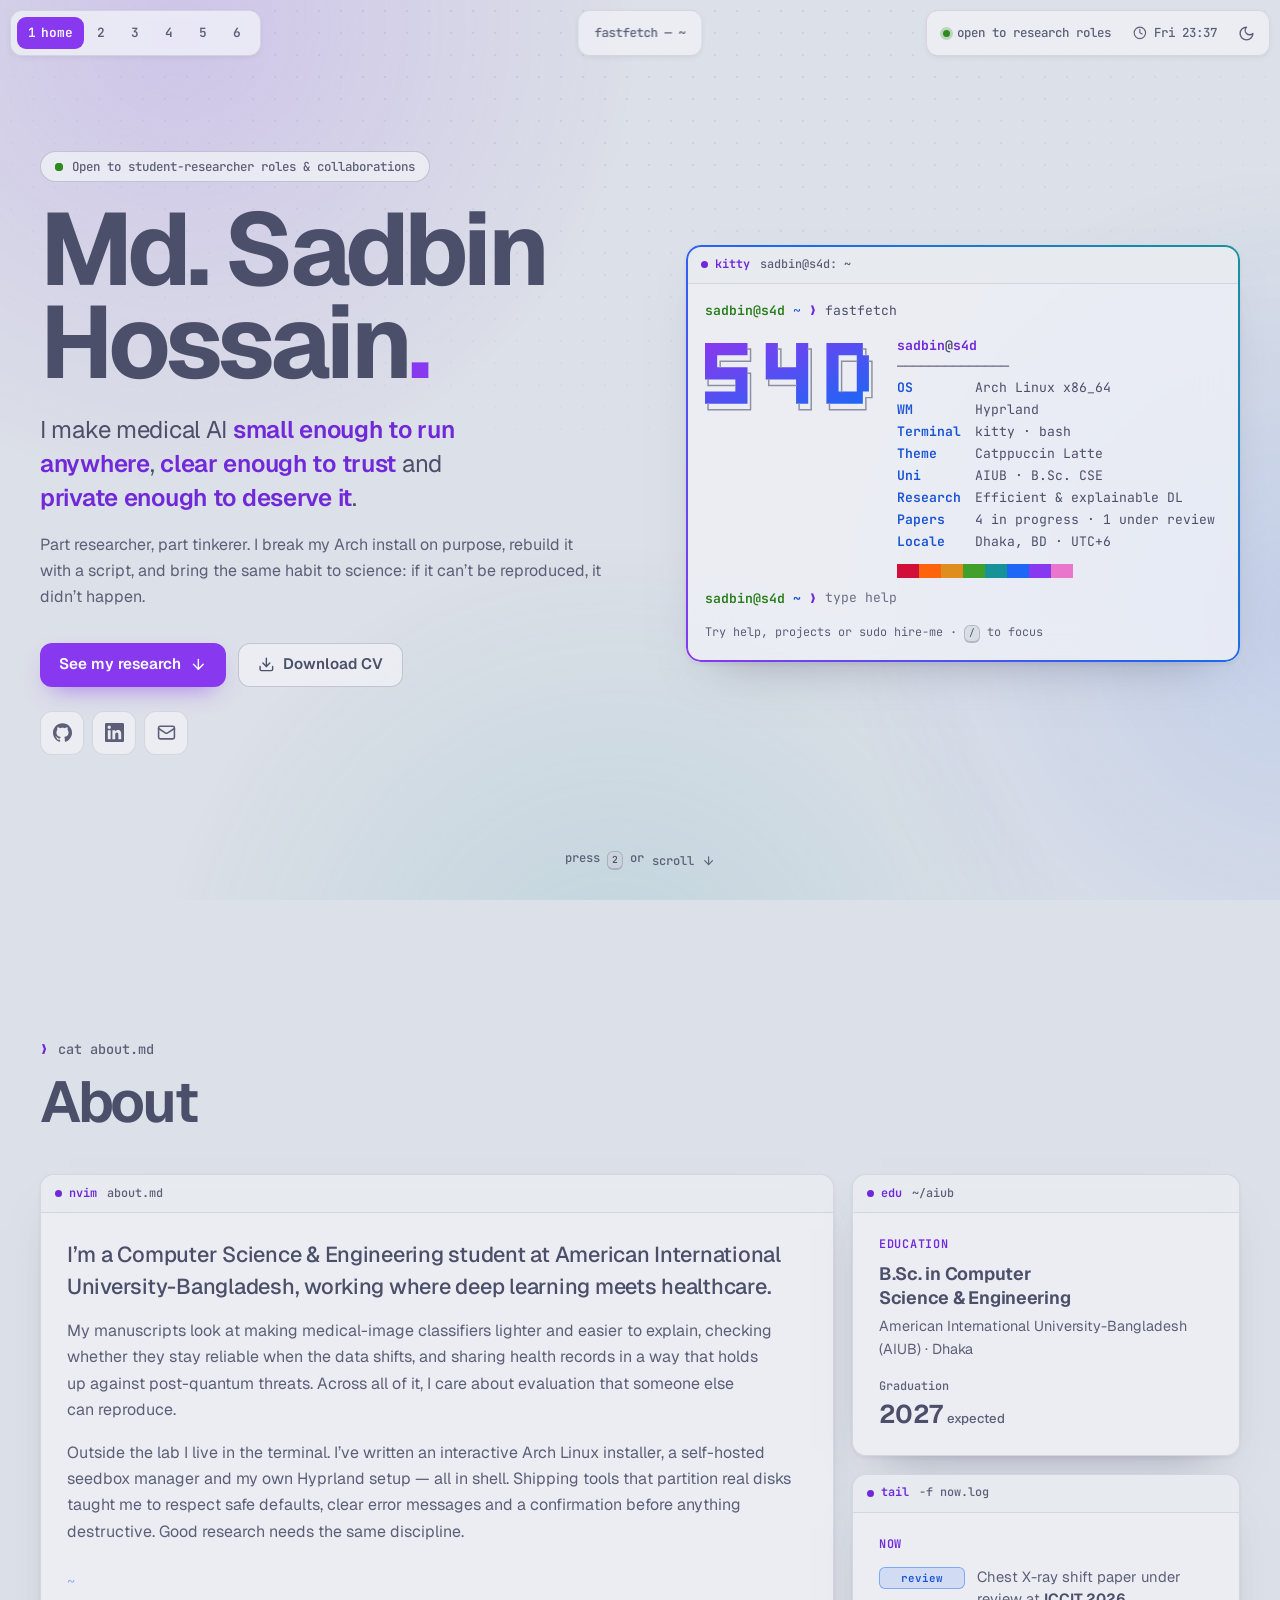
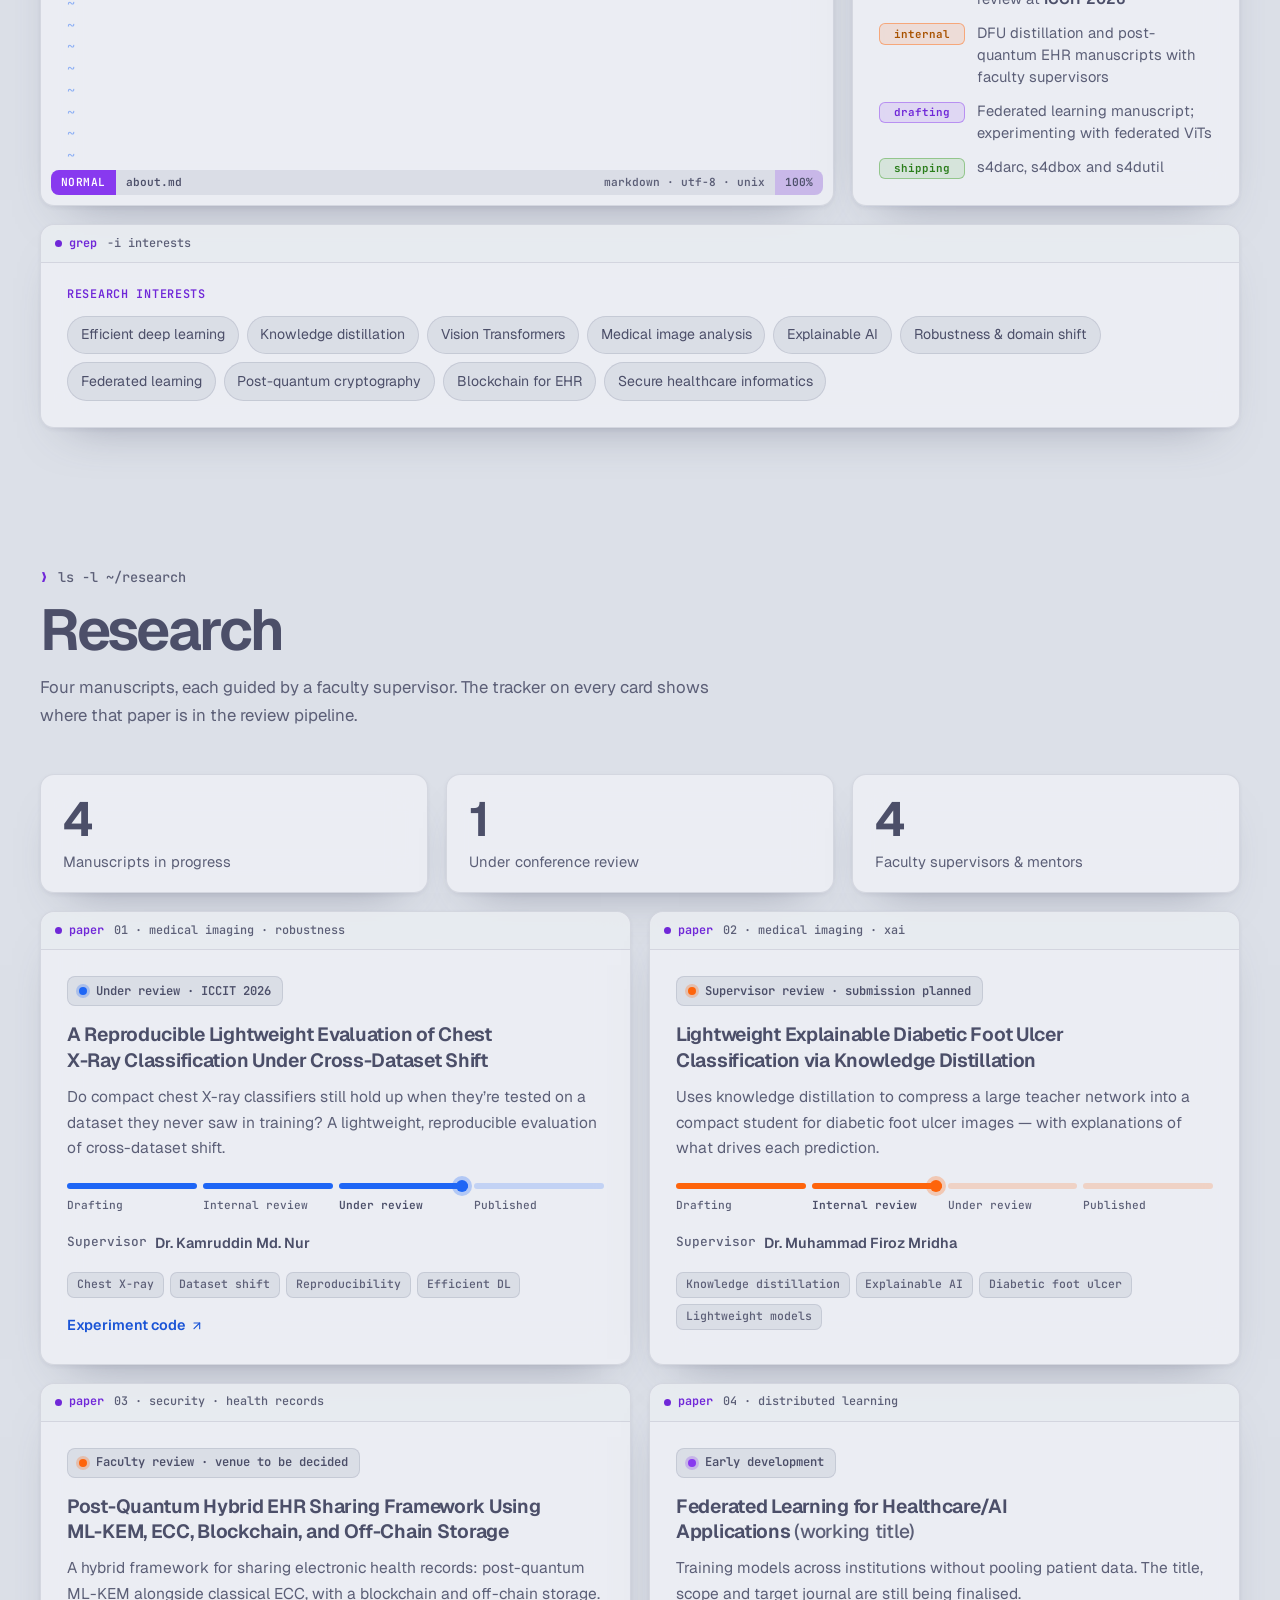
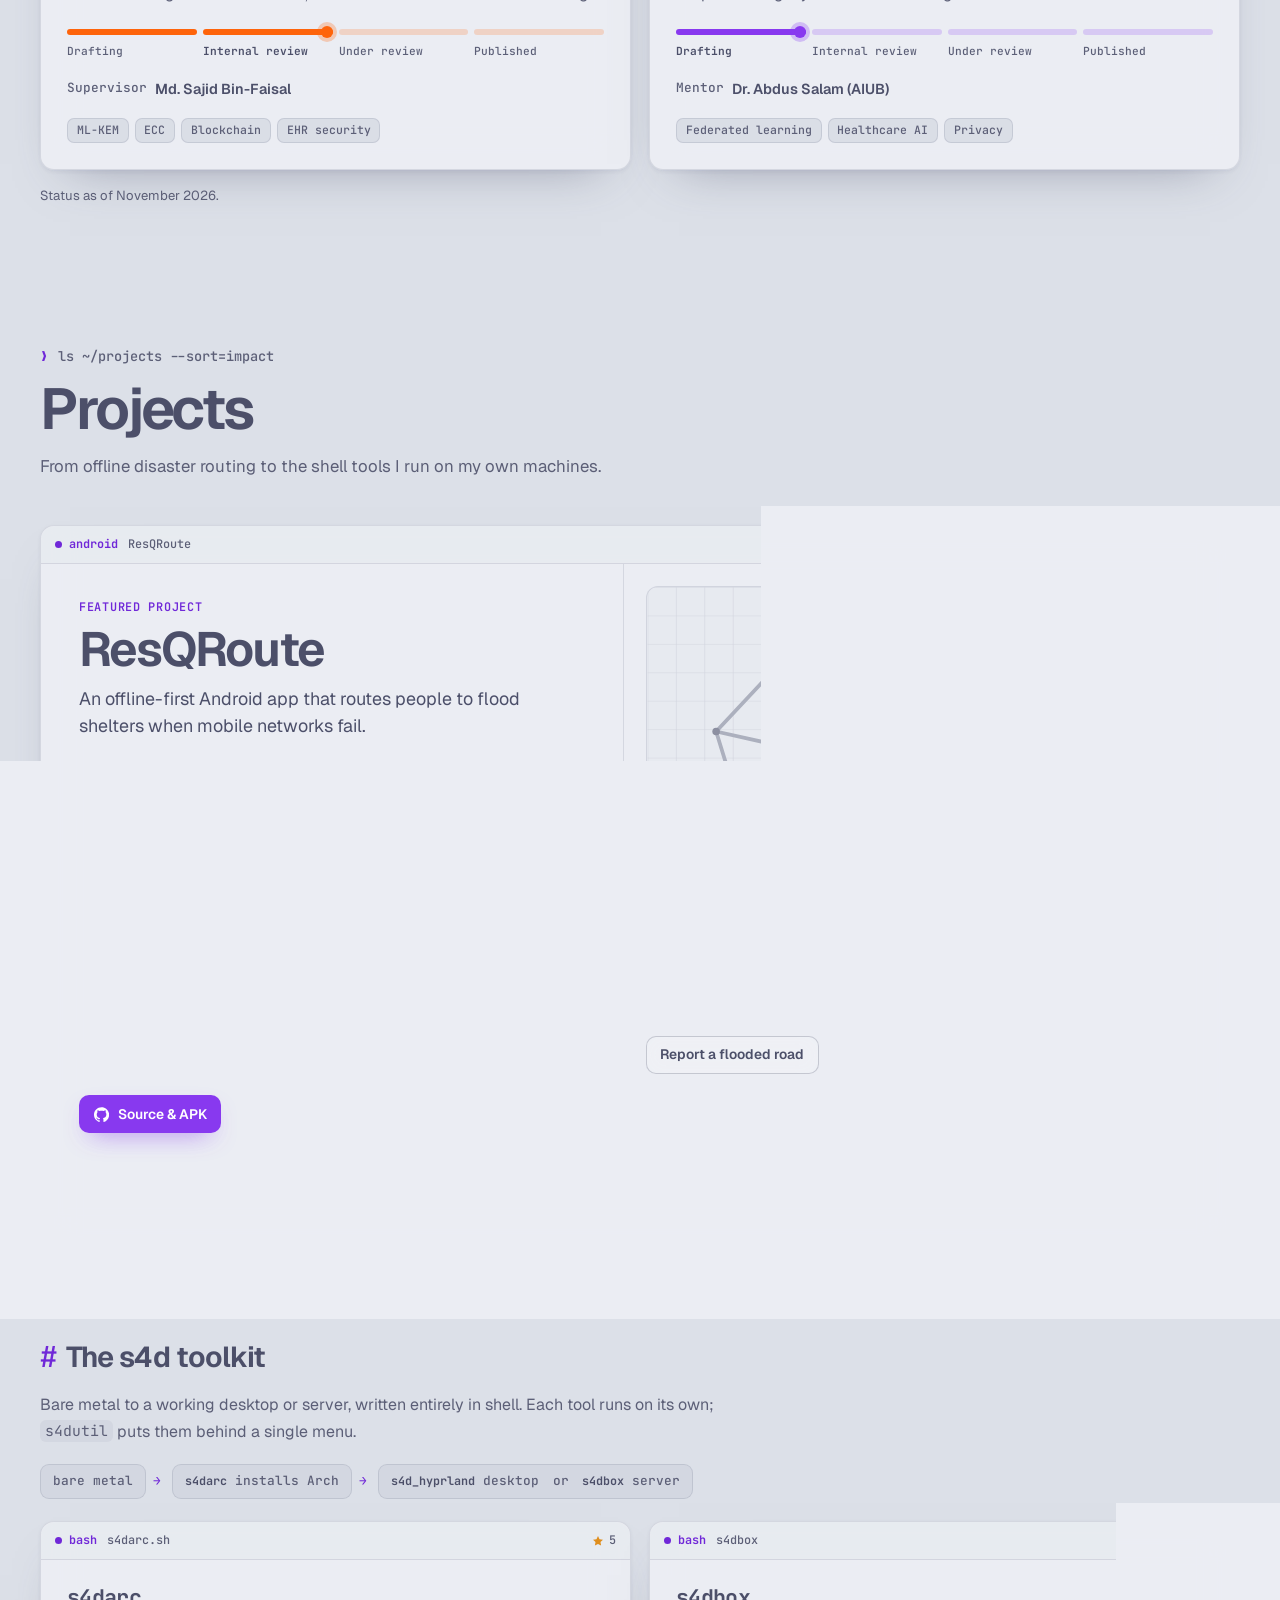
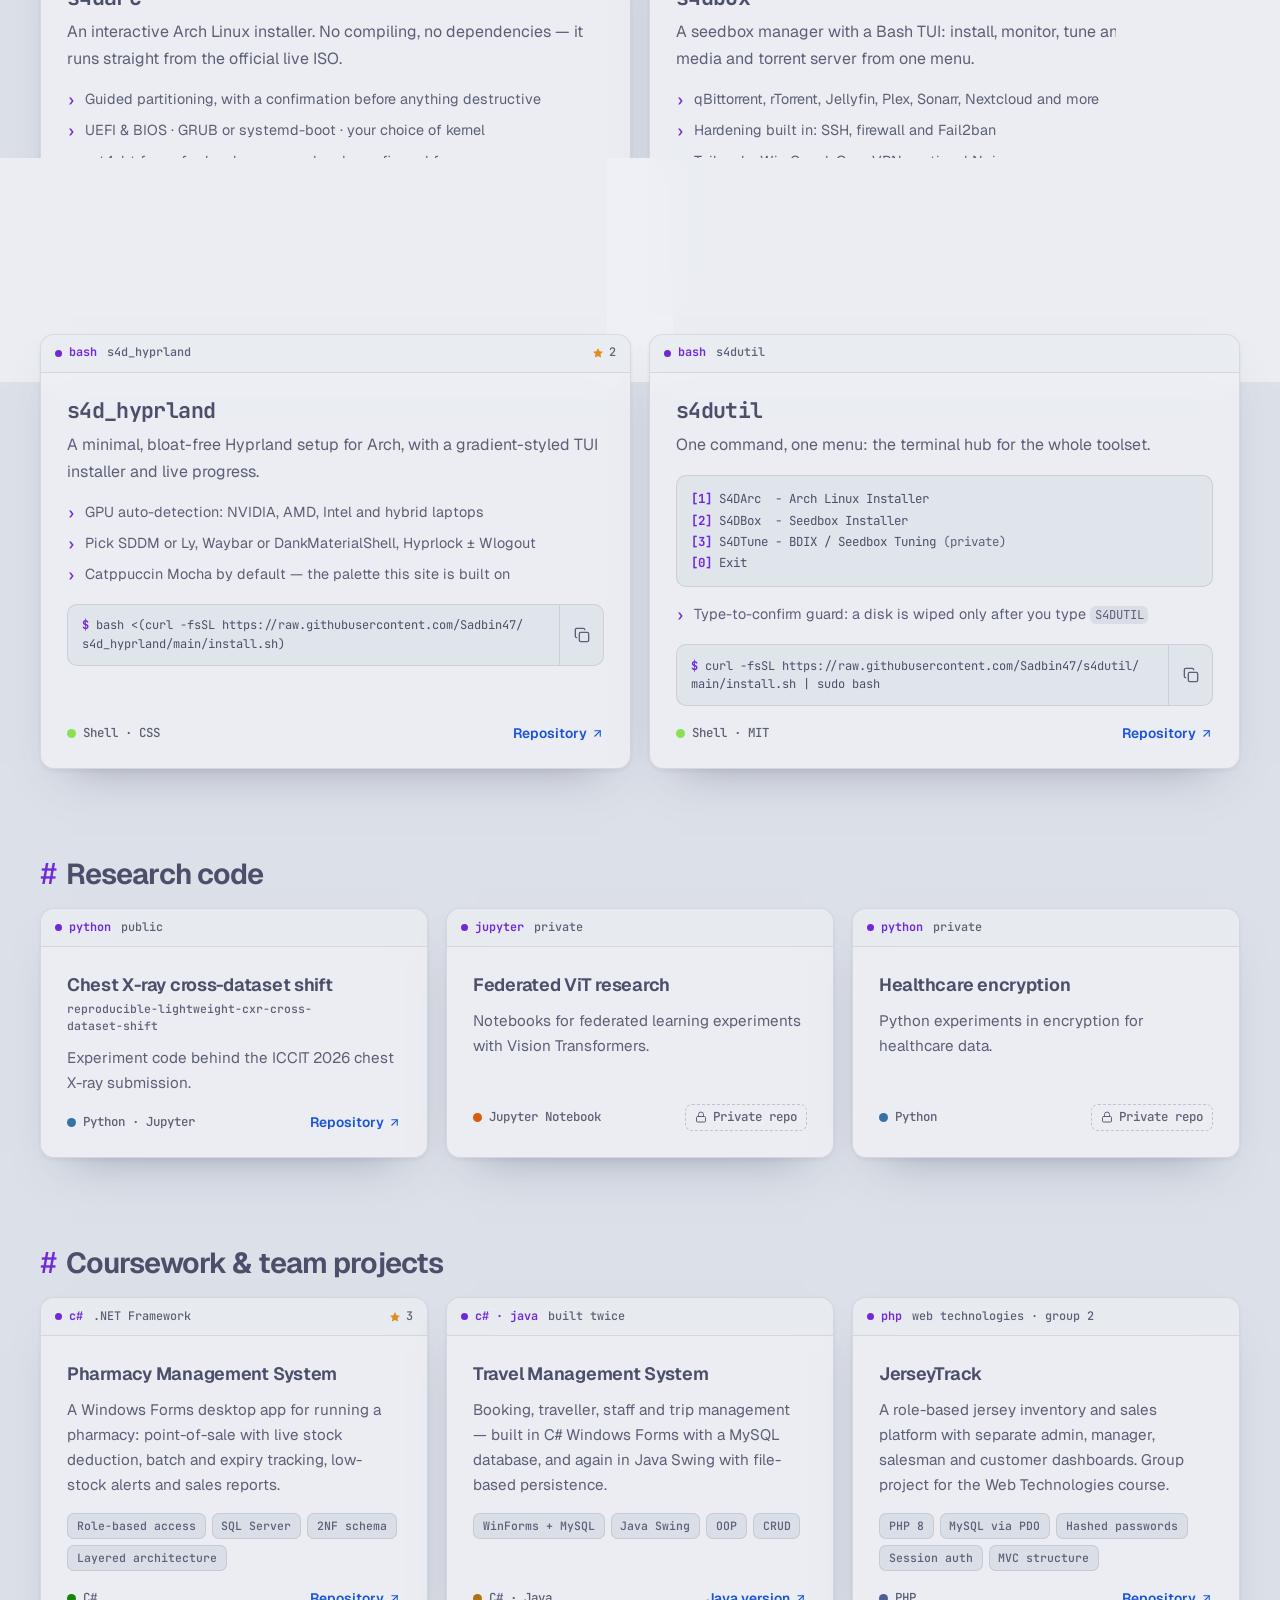
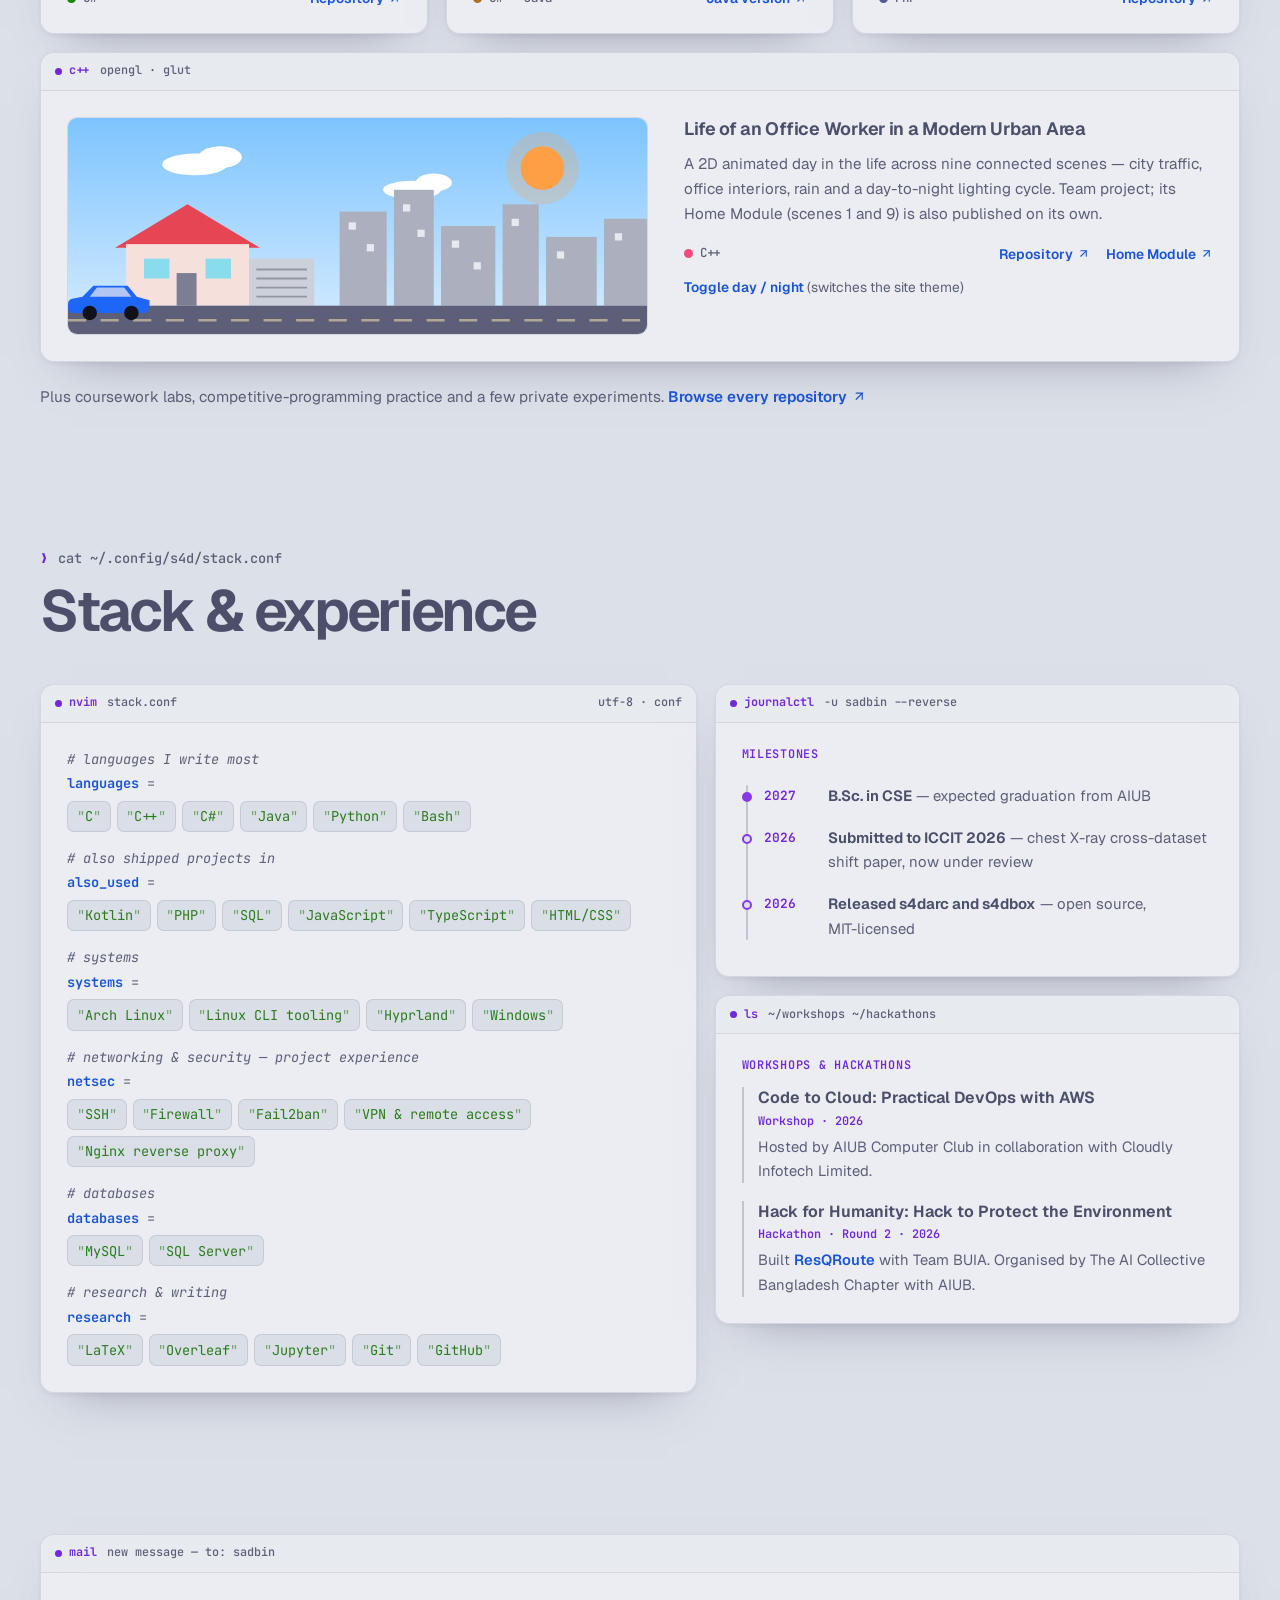
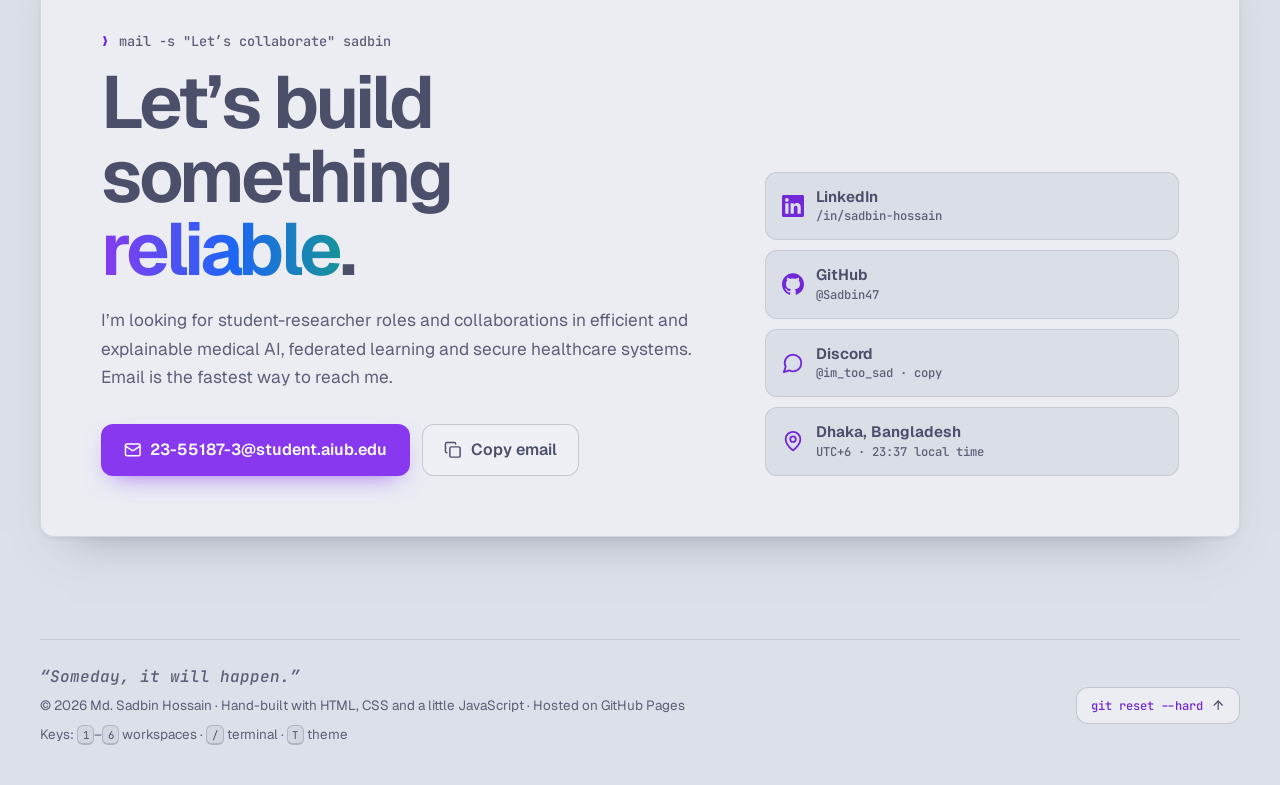
<file: index.html>
<!DOCTYPE html>
<html lang="en" class="no-js">
<head>
  <meta charset="utf-8">
  <meta name="viewport" content="width=device-width, initial-scale=1, viewport-fit=cover">
  <title>Md. Sadbin Hossain — Student Researcher · CSE @ AIUB</title>
  <meta name="description" content="Md. Sadbin Hossain is a CSE undergraduate and student researcher at AIUB working on efficient, explainable deep learning for medical imaging and privacy-aware healthcare systems. Builder of ResQRoute and the s4d Linux toolkit.">
  <meta name="author" content="Md. Sadbin Hossain">
  <link rel="canonical" href="https://sadbin47.github.io/">
  <meta name="color-scheme" content="dark light">
  <meta name="theme-color" content="#11111b" media="(prefers-color-scheme: dark)">
  <meta name="theme-color" content="#dce0e8" media="(prefers-color-scheme: light)">

  <!-- Social previews -->
  <meta property="og:type" content="profile">
  <meta property="og:site_name" content="Md. Sadbin Hossain">
  <meta property="og:title" content="Md. Sadbin Hossain — Student Researcher">
  <meta property="og:description" content="Efficient, explainable deep learning for medical imaging and privacy-aware healthcare systems. CSE undergraduate at AIUB, Dhaka.">
  <meta property="og:url" content="https://sadbin47.github.io/">
  <meta property="og:image" content="https://sadbin47.github.io/assets/img/og.png">
  <meta property="og:image:width" content="1200">
  <meta property="og:image:height" content="630">
  <meta property="og:image:alt" content="Md. Sadbin Hossain — student researcher, CSE at AIUB">
  <meta property="profile:first_name" content="Sadbin">
  <meta property="profile:last_name" content="Hossain">
  <meta name="twitter:card" content="summary_large_image">
  <meta name="twitter:title" content="Md. Sadbin Hossain — Student Researcher">
  <meta name="twitter:description" content="Efficient, explainable deep learning for medical imaging and privacy-aware healthcare systems.">
  <meta name="twitter:image" content="https://sadbin47.github.io/assets/img/og.png">

  <link rel="icon" href="assets/img/favicon.svg" type="image/svg+xml">
  <link rel="icon" href="assets/img/favicon-32.png" sizes="32x32" type="image/png">
  <link rel="apple-touch-icon" href="assets/img/apple-touch-icon.png">

  <link rel="preconnect" href="https://fonts.googleapis.com">
  <link rel="preconnect" href="https://fonts.gstatic.com" crossorigin>
  <link rel="stylesheet" href="https://fonts.googleapis.com/css2?family=Geist:wght@400..700&family=JetBrains+Mono:ital,wght@0,400..700;1,400..700&display=swap">
  <link rel="stylesheet" href="assets/css/style.css">

  <script>
    /* Runs before first paint: pick the theme (saved choice, else system) so there is no flash. */
    (function () {
      var d = document.documentElement, t = null;
      d.className = d.className.replace('no-js', 'js reveal');
      try { t = localStorage.getItem('s4d-theme'); } catch (e) {}
      if (t !== 'mocha' && t !== 'latte') {
        t = window.matchMedia && window.matchMedia('(prefers-color-scheme: light)').matches ? 'latte' : 'mocha';
      }
      d.setAttribute('data-theme', t);
      /* If main.js never runs (offline, blocked), never leave content hidden. */
      setTimeout(function () { if (!window.__s4d) d.classList.remove('reveal'); }, 2500);
    })();
  </script>
  <script src="assets/js/main.js" defer></script>

  <script type="application/ld+json">
  {
    "@context": "https://schema.org",
    "@type": "Person",
    "name": "Md. Sadbin Hossain",
    "url": "https://sadbin47.github.io/",
    "email": "mailto:23-55187-3@student.aiub.edu",
    "jobTitle": "Undergraduate Student Researcher",
    "affiliation": {
      "@type": "CollegeOrUniversity",
      "name": "American International University-Bangladesh (AIUB)"
    },
    "address": { "@type": "PostalAddress", "addressLocality": "Dhaka", "addressCountry": "BD" },
    "knowsAbout": [
      "Efficient deep learning", "Knowledge distillation", "Vision Transformers",
      "Medical image analysis", "Explainable AI", "Domain shift",
      "Federated learning", "Post-quantum cryptography", "Electronic health records", "Arch Linux"
    ],
    "sameAs": [
      "https://github.com/Sadbin47",
      "https://www.linkedin.com/in/sadbin-hossain-471692353/"
    ]
  }
  </script>
</head>

<body>
  <!-- Icon sprite: every icon on the page is a <use> of one of these symbols.
       Icons: Lucide (ISC License, https://lucide.dev). Brand marks: Simple Icons (CC0). -->
  <svg class="sprite" aria-hidden="true" focusable="false" xmlns="http://www.w3.org/2000/svg">
    <symbol id="i-github" viewBox="0 0 24 24"><path fill="currentColor" d="M12 .297c-6.63 0-12 5.373-12 12 0 5.303 3.438 9.8 8.205 11.385.6.113.82-.258.82-.577 0-.285-.01-1.04-.015-2.04-3.338.724-4.042-1.61-4.042-1.61C4.422 18.07 3.633 17.7 3.633 17.7c-1.087-.744.084-.729.084-.729 1.205.084 1.838 1.236 1.838 1.236 1.07 1.835 2.809 1.305 3.495.998.108-.776.417-1.305.76-1.605-2.665-.3-5.466-1.332-5.466-5.93 0-1.31.465-2.38 1.235-3.22-.135-.303-.54-1.523.105-3.176 0 0 1.005-.322 3.3 1.23.96-.267 1.98-.399 3-.405 1.02.006 2.04.138 3 .405 2.28-1.552 3.285-1.23 3.285-1.23.645 1.653.24 2.873.12 3.176.765.84 1.23 1.91 1.23 3.22 0 4.61-2.805 5.625-5.475 5.92.42.36.81 1.096.81 2.22 0 1.606-.015 2.896-.015 3.286 0 .315.21.69.825.57C20.565 22.092 24 17.592 24 12.297c0-6.627-5.373-12-12-12"/></symbol>
    <symbol id="i-linkedin" viewBox="0 0 24 24"><path fill="currentColor" d="M20.447 20.452h-3.554v-5.569c0-1.328-.027-3.037-1.852-3.037-1.853 0-2.136 1.445-2.136 2.939v5.667H9.351V9h3.414v1.561h.046c.477-.9 1.637-1.85 3.37-1.85 3.601 0 4.267 2.37 4.267 5.455v6.286zM5.337 7.433a2.062 2.062 0 1 1 0-4.125 2.062 2.062 0 0 1 0 4.125zm1.782 13.019H3.555V9h3.564v11.452zM22.225 0H1.771C.792 0 0 .774 0 1.729v20.542C0 23.227.792 24 1.771 24h20.451C23.2 24 24 23.227 24 22.271V1.729C24 .774 23.2 0 22.222 0h.003z"/></symbol>
    <symbol id="i-mail" viewBox="0 0 24 24"><g fill="none" stroke="currentColor" stroke-width="2" stroke-linecap="round" stroke-linejoin="round"><rect x="2" y="4" width="20" height="16" rx="2"/><path d="m22 7-8.97 5.7a1.94 1.94 0 0 1-2.06 0L2 7"/></g></symbol>
    <symbol id="i-download" viewBox="0 0 24 24"><g fill="none" stroke="currentColor" stroke-width="2" stroke-linecap="round" stroke-linejoin="round"><path d="M12 15V3"/><path d="M21 15v4a2 2 0 0 1-2 2H5a2 2 0 0 1-2-2v-4"/><path d="m7 10 5 5 5-5"/></g></symbol>
    <symbol id="i-arrow-down" viewBox="0 0 24 24"><g fill="none" stroke="currentColor" stroke-width="2" stroke-linecap="round" stroke-linejoin="round"><path d="M12 5v14"/><path d="m19 12-7 7-7-7"/></g></symbol>
    <symbol id="i-arrow-up" viewBox="0 0 24 24"><g fill="none" stroke="currentColor" stroke-width="2" stroke-linecap="round" stroke-linejoin="round"><path d="m5 12 7-7 7 7"/><path d="M12 19V5"/></g></symbol>
    <symbol id="i-external" viewBox="0 0 24 24"><g fill="none" stroke="currentColor" stroke-width="2" stroke-linecap="round" stroke-linejoin="round"><path d="M7 7h10v10"/><path d="M7 17 17 7"/></g></symbol>
    <symbol id="i-copy" viewBox="0 0 24 24"><g fill="none" stroke="currentColor" stroke-width="2" stroke-linecap="round" stroke-linejoin="round"><rect x="8" y="8" width="14" height="14" rx="2"/><path d="M4 16c-1.1 0-2-.9-2-2V4c0-1.1.9-2 2-2h10c1.1 0 2 .9 2 2"/></g></symbol>
    <symbol id="i-sun" viewBox="0 0 24 24"><g fill="none" stroke="currentColor" stroke-width="2" stroke-linecap="round" stroke-linejoin="round"><circle cx="12" cy="12" r="4"/><path d="M12 2v2M12 20v2M4.93 4.93l1.41 1.41M17.66 17.66l1.41 1.41M2 12h2M20 12h2M6.34 17.66l-1.41 1.41M19.07 4.93l-1.41 1.41"/></g></symbol>
    <symbol id="i-moon" viewBox="0 0 24 24"><g fill="none" stroke="currentColor" stroke-width="2" stroke-linecap="round" stroke-linejoin="round"><path d="M12 3a6 6 0 0 0 9 9 9 9 0 1 1-9-9Z"/></g></symbol>
    <symbol id="i-lock" viewBox="0 0 24 24"><g fill="none" stroke="currentColor" stroke-width="2" stroke-linecap="round" stroke-linejoin="round"><rect x="3" y="11" width="18" height="11" rx="2"/><path d="M7 11V7a5 5 0 0 1 10 0v4"/></g></symbol>
    <symbol id="i-star" viewBox="0 0 24 24"><path fill="currentColor" d="M12 2l3.09 6.26L22 9.27l-5 4.87 1.18 6.88L12 17.77l-6.18 3.25L7 14.14 2 9.27l6.91-1.01L12 2z"/></symbol>
    <symbol id="i-clock" viewBox="0 0 24 24"><g fill="none" stroke="currentColor" stroke-width="2" stroke-linecap="round" stroke-linejoin="round"><circle cx="12" cy="12" r="10"/><path d="M12 6v6l4 2"/></g></symbol>
    <symbol id="i-pin" viewBox="0 0 24 24"><g fill="none" stroke="currentColor" stroke-width="2" stroke-linecap="round" stroke-linejoin="round"><path d="M20 10c0 4.993-5.539 10.193-7.399 11.799a1 1 0 0 1-1.202 0C9.539 20.193 4 14.993 4 10a8 8 0 0 1 16 0"/><circle cx="12" cy="10" r="3"/></g></symbol>
    <symbol id="i-chat" viewBox="0 0 24 24"><g fill="none" stroke="currentColor" stroke-width="2" stroke-linecap="round" stroke-linejoin="round"><path d="M7.9 20A9 9 0 1 0 4 16.1L2 22Z"/></g></symbol>
  </svg>

  <a class="skip-link" href="#main">Skip to content</a>

  <!-- The "wallpaper": soft drifting colour fields, a dot grid and film grain. Decorative only. -->
  <div class="wallpaper" aria-hidden="true">
    <div class="blob blob--a"></div>
    <div class="blob blob--b"></div>
    <div class="blob blob--c"></div>
  </div>

  <!-- ============ Waybar ============ -->
  <header class="bar">
    <nav class="island ws" aria-label="Sections">
      <ol>
        <li><a href="#home" aria-current="true"><span class="ws__num">1</span><span class="ws__label">home</span></a></li>
        <li><a href="#about"><span class="ws__num">2</span><span class="ws__label">about</span></a></li>
        <li><a href="#research"><span class="ws__num">3</span><span class="ws__label">research</span></a></li>
        <li><a href="#projects"><span class="ws__num">4</span><span class="ws__label">projects</span></a></li>
        <li><a href="#stack"><span class="ws__num">5</span><span class="ws__label">stack</span></a></li>
        <li><a href="#contact"><span class="ws__num">6</span><span class="ws__label">contact</span></a></li>
      </ol>
    </nav>

    <p class="island bar__title" aria-hidden="true"><span id="bar-title">fastfetch — ~</span></p>

    <div class="island mods">
      <a class="mod mod--status" href="#contact"><span class="mod__dot" aria-hidden="true"></span>open to research roles</a>
      <span class="mod mod--clock" title="Local time in Dhaka (UTC+6)">
        <svg class="icon" aria-hidden="true"><use href="#i-clock"/></svg>
        <span class="sr-only">Local time in Dhaka:</span>
        <time id="clock">Dhaka</time>
      </span>
      <button class="mod mod--theme" id="theme-toggle" type="button" aria-label="Switch theme">
        <svg class="icon icon--sun" aria-hidden="true"><use href="#i-sun"/></svg>
        <svg class="icon icon--moon" aria-hidden="true"><use href="#i-moon"/></svg>
      </button>
    </div>
  </header>

  <main id="main">

    <!-- ============ 1 · Home ============ -->
    <section id="home" class="hero" aria-labelledby="hero-title" data-title="fastfetch — ~" tabindex="-1">
      <div class="container hero__grid">
        <div class="hero__intro">
          <p class="pill"><span class="pill__dot" aria-hidden="true"></span>Open to student-researcher roles &amp; collaborations</p>
          <h1 id="hero-title" class="hero__name">Md. Sadbin<br>Hossain<span class="hero__dot">.</span></h1>
          <p class="hero__lead">I make medical AI <em>small enough to run anywhere</em>, <em>clear enough to trust</em> and <em>private enough to deserve it</em>.</p>
          <p class="hero__sub">Part researcher, part tinkerer. I break my Arch install on purpose, rebuild it with a script, and bring the same habit to science: if it can’t be reproduced, it didn’t happen.</p>
          <div class="hero__cta">
            <a class="btn btn--primary" href="#research">See my research <svg class="icon" aria-hidden="true"><use href="#i-arrow-down"/></svg></a>
            <a class="btn" href="CV.pdf" download="Md-Sadbin-Hossain-CV.pdf"><svg class="icon" aria-hidden="true"><use href="#i-download"/></svg> Download CV</a>
          </div>
          <ul class="socials">
            <li><a href="https://github.com/Sadbin47" target="_blank" rel="me noopener" aria-label="GitHub (opens in a new tab)"><svg class="icon" aria-hidden="true"><use href="#i-github"/></svg></a></li>
            <li><a href="https://www.linkedin.com/in/sadbin-hossain-471692353/" target="_blank" rel="me noopener" aria-label="LinkedIn (opens in a new tab)"><svg class="icon" aria-hidden="true"><use href="#i-linkedin"/></svg></a></li>
            <li><a href="mailto:23-55187-3@student.aiub.edu" aria-label="Email 23-55187-3@student.aiub.edu"><svg class="icon" aria-hidden="true"><use href="#i-mail"/></svg></a></li>
          </ul>
        </div>

        <!-- The terminal is real: type `help`. -->
        <div class="window term-win" data-window>
          <div class="window__bar">
            <span class="window__app">kitty</span>
            <span class="window__title">sadbin@s4d: ~</span>
          </div>
          <div class="term" id="term">
            <p class="term__line" aria-hidden="true"><span class="ps1">sadbin@s4d</span> <span class="ps1__path">~</span> <span class="ps1__sym">❯</span> <span class="typed">fastfetch</span></p>
            <div class="ff" id="ff">
              <svg class="ff__logo" viewBox="0 0 280 120" aria-hidden="true" focusable="false">
                <defs>
                  <linearGradient id="logo-grad" x1="0" y1="0" x2="1" y2="1">
                    <stop offset="0" class="stop-a"/>
                    <stop offset="1" class="stop-b"/>
                  </linearGradient>
                </defs>
                <path class="ff__logo-blocks" d="M0 0h70v20h-70zM100 0h20v20h-20zM150 0h20v20h-20zM200 0h60v20h-60zM0 20h20v20h-20zM100 20h20v20h-20zM150 20h20v20h-20zM200 20h20v20h-20zM250 20h20v20h-20zM0 40h70v20h-70zM100 40h70v20h-70zM200 40h20v20h-20zM250 40h20v20h-20zM50 60h20v20h-20zM150 60h20v20h-20zM200 60h20v20h-20zM250 60h20v20h-20zM0 80h70v20h-70zM150 80h20v20h-20zM200 80h60v20h-60z"/>
                <path class="ff__logo-lines" d="M70 10H75M75 10V20M120 10H125M125 10V20M170 10H175M175 10V20M260 10H265M265 10V20M25 30H30M25 30V40M30 30H40M40 30H50M50 30H60M60 30H70M70 30H75M75 20V30M125 20V40M175 20V40M225 30H230M225 30V40M230 30H240M240 30H250M270 30H275M275 30V40M70 50H75M75 50V60M175 40V60M225 40V60M275 40V60M5 70H10M5 60V70M10 70H20M20 70H30M30 70H40M40 70H50M75 60V80M105 70H110M105 60V70M110 70H120M120 70H130M130 70H140M140 70H150M175 60V80M225 60V80M275 60V80M75 80V100M175 80V100M265 90H270M265 90V100M270 90H275M275 80V90M5 110H10M5 100V110M10 110H20M20 110H30M30 110H40M40 110H50M50 110H60M60 110H70M70 110H75M75 100V110M155 110H160M155 100V110M160 110H170M170 110H175M175 100V110M205 110H210M205 100V110M210 110H220M220 110H230M230 110H240M240 110H250M250 110H260M260 110H265M265 100V110"/>
              </svg>
              <div class="ff__info">
                <p class="ff__host" aria-hidden="true"><span>sadbin</span>@<span>s4d</span></p>
                <p class="ff__rule" aria-hidden="true">──────────────</p>
                <dl>
                  <div><dt>OS</dt><dd>Arch Linux x86_64</dd></div>
                  <div><dt>WM</dt><dd>Hyprland</dd></div>
                  <div><dt>Terminal</dt><dd>kitty · bash</dd></div>
                  <div><dt>Theme</dt><dd data-theme-label>Catppuccin Mocha</dd></div>
                  <div><dt>Uni</dt><dd>AIUB · B.Sc. CSE</dd></div>
                  <div><dt>Research</dt><dd>Efficient &amp; explainable DL</dd></div>
                  <div><dt>Papers</dt><dd>4 in progress · 1 under review</dd></div>
                  <div><dt>Locale</dt><dd>Dhaka, BD · UTC+6</dd></div>
                </dl>
                <p class="ff__colors" aria-hidden="true"><span></span><span></span><span></span><span></span><span></span><span></span><span></span><span></span></p>
              </div>
            </div>
            <div class="term__out" id="term-out" role="log" aria-live="polite" aria-label="Terminal output"></div>
            <form class="term__form" id="term-form" autocomplete="off">
              <label class="sr-only" for="term-input">Terminal command. Type help to list commands.</label>
              <span class="ps1" aria-hidden="true">sadbin@s4d <span class="ps1__path">~</span> <span class="ps1__sym">❯</span></span>
              <input class="term__input" id="term-input" name="cmd" type="text" spellcheck="false" autocapitalize="off" enterkeyhint="send" placeholder="type help" aria-describedby="term-hint">
              <button class="sr-only" type="submit">Run command</button>
            </form>
            <p class="term__hint" id="term-hint">Try <code>help</code>, <code>projects</code> or <code>sudo hire-me</code> · <kbd>/</kbd> to focus</p>
          </div>
        </div>
      </div>
      <a class="hero__hint" href="#about"><span class="hero__hint-key">press <kbd>2</kbd> or </span>scroll <svg class="icon" aria-hidden="true"><use href="#i-arrow-down"/></svg></a>
    </section>

    <!-- ============ 2 · About ============ -->
    <section id="about" class="section" aria-labelledby="about-title" data-title="nvim — about.md" tabindex="-1">
      <div class="container">
        <header class="section__head">
          <p class="section__cmd"><span class="section__prompt" aria-hidden="true">❯</span> cat about.md</p>
          <h2 id="about-title">About</h2>
        </header>

        <div class="about">
          <article class="window about__bio reveal" data-window aria-label="Biography">
            <div class="window__bar"><span class="window__app">nvim</span><span class="window__title">about.md</span></div>
            <div class="window__body prose">
              <p class="lede">I’m a Computer Science &amp; Engineering student at American International University-Bangladesh, working where deep learning meets healthcare.</p>
              <p>My manuscripts look at making medical-image classifiers lighter and easier to explain, checking whether they stay reliable when the data shifts, and sharing health records in a way that holds up against post-quantum threats. Across all of it, I care about evaluation that someone else can reproduce.</p>
              <p>Outside the lab I live in the terminal. I’ve written an interactive Arch Linux installer, a self-hosted seedbox manager and my own Hyprland setup — all in shell. Shipping tools that partition real disks taught me to respect safe defaults, clear error messages and a confirmation before anything destructive. Good research needs the same discipline.</p>
            </div>
            <div class="vim-fill" aria-hidden="true"></div>
            <div class="vim-status" aria-hidden="true">
              <span class="vim-status__mode">NORMAL</span>
              <span class="vim-status__file">about.md</span>
              <span class="vim-status__meta">markdown · utf-8 · unix</span>
              <span class="vim-status__pos">100%</span>
            </div>
          </article>

          <article class="window about__edu reveal" data-window aria-labelledby="edu-title">
            <div class="window__bar"><span class="window__app">edu</span><span class="window__title">~/aiub</span></div>
            <div class="window__body">
              <p class="eyebrow">Education</p>
              <h3 id="edu-title" class="card__title">B.Sc. in Computer Science &amp; Engineering</h3>
              <p class="muted small">American International University-Bangladesh (AIUB) · Dhaka</p>
              <div class="edu__stats">
                <p class="stat"><span class="stat__label">Graduation</span><span class="stat__value">2027<span class="stat__unit">expected</span></span></p>
              </div>
            </div>
          </article>

          <article class="window about__now reveal" data-window aria-labelledby="now-title">
            <div class="window__bar"><span class="window__app">tail</span><span class="window__title">-f now.log</span></div>
            <div class="window__body">
              <h3 id="now-title" class="eyebrow">Now</h3>
              <ul class="now">
                <li><span class="now__tag now__tag--review">review</span><span>Chest X-ray shift paper under review at <strong>ICCIT 2026</strong></span></li>
                <li><span class="now__tag now__tag--internal">internal</span><span>DFU distillation and post-quantum EHR manuscripts with faculty supervisors</span></li>
                <li><span class="now__tag now__tag--draft">drafting</span><span>Federated learning manuscript; experimenting with federated ViTs</span></li>
                <li><span class="now__tag now__tag--ship">shipping</span><span>s4darc, s4dbox and s4dutil</span></li>
              </ul>
            </div>
          </article>

          <article class="window about__interests reveal" data-window aria-labelledby="interests-title">
            <div class="window__bar"><span class="window__app">grep</span><span class="window__title">-i interests</span></div>
            <div class="window__body">
              <h3 id="interests-title" class="eyebrow">Research interests</h3>
              <ul class="chips">
                <li>Efficient deep learning</li>
                <li>Knowledge distillation</li>
                <li>Vision Transformers</li>
                <li>Medical image analysis</li>
                <li>Explainable AI</li>
                <li>Robustness &amp; domain shift</li>
                <li>Federated learning</li>
                <li>Post-quantum cryptography</li>
                <li>Blockchain for EHR</li>
                <li>Secure healthcare informatics</li>
              </ul>
            </div>
          </article>
        </div>
      </div>
    </section>

    <!-- ============ 3 · Research ============ -->
    <section id="research" class="section" aria-labelledby="research-title" data-title="zathura — ~/research" tabindex="-1">
      <div class="container">
        <header class="section__head">
          <p class="section__cmd"><span class="section__prompt" aria-hidden="true">❯</span> ls -l ~/research</p>
          <h2 id="research-title">Research</h2>
          <p class="section__intro">Four manuscripts, each guided by a faculty supervisor. The tracker on every card shows where that paper is in the review pipeline.</p>
        </header>

        <ul class="kpis">
          <li class="kpi reveal"><span class="kpi__value">4</span><span class="kpi__label">Manuscripts in progress</span></li>
          <li class="kpi reveal"><span class="kpi__value">1</span><span class="kpi__label">Under conference review</span></li>
          <li class="kpi reveal"><span class="kpi__value">4</span><span class="kpi__label">Faculty supervisors &amp; mentors</span></li>
        </ul>

        <!-- To update a paper: change its status text, data-status (review | internal | draft)
             and which pipeline step has aria-current="step". Steps before it get class="is-done". -->
        <ol class="papers">
          <li>
            <article class="window paper reveal" data-window data-status="review" aria-labelledby="paper-1">
              <div class="window__bar"><span class="window__app">paper</span><span class="window__title">01 · medical imaging · robustness</span></div>
              <div class="window__body">
                <p class="status"><span class="status__dot" aria-hidden="true"></span>Under review · ICCIT 2026</p>
                <h3 id="paper-1" class="paper__title">A Reproducible Lightweight Evaluation of Chest X-Ray Classification Under Cross-Dataset Shift</h3>
                <p class="paper__desc">Do compact chest X-ray classifiers still hold up when they’re tested on a dataset they never saw in training? A lightweight, reproducible evaluation of cross-dataset shift.</p>
                <p class="sr-only">Progress: stage 3 of 4, under review.</p>
                <ol class="pipeline">
                  <li class="is-done">Drafting</li>
                  <li class="is-done">Internal review</li>
                  <li aria-current="step">Under review</li>
                  <li>Published</li>
                </ol>
                <dl class="paper__meta">
                  <div><dt>Supervisor</dt><dd>Dr. Kamruddin Md. Nur</dd></div>
                </dl>
                <ul class="tags"><li>Chest X-ray</li><li>Dataset shift</li><li>Reproducibility</li><li>Efficient DL</li></ul>
                <a class="text-link paper__link" href="https://github.com/Sadbin47/reproducible-lightweight-cxr-cross-dataset-shift" target="_blank" rel="noopener">Experiment code <svg class="icon" aria-hidden="true"><use href="#i-external"/></svg></a>
              </div>
            </article>
          </li>

          <li>
            <article class="window paper reveal" data-window data-status="internal" aria-labelledby="paper-2">
              <div class="window__bar"><span class="window__app">paper</span><span class="window__title">02 · medical imaging · xai</span></div>
              <div class="window__body">
                <p class="status"><span class="status__dot" aria-hidden="true"></span>Supervisor review · submission planned</p>
                <h3 id="paper-2" class="paper__title">Lightweight Explainable Diabetic Foot Ulcer Classification via Knowledge Distillation</h3>
                <p class="paper__desc">Uses knowledge distillation to compress a large teacher network into a compact student for diabetic foot ulcer images — with explanations of what drives each prediction.</p>
                <p class="sr-only">Progress: stage 2 of 4, internal review.</p>
                <ol class="pipeline">
                  <li class="is-done">Drafting</li>
                  <li aria-current="step">Internal review</li>
                  <li>Under review</li>
                  <li>Published</li>
                </ol>
                <dl class="paper__meta">
                  <div><dt>Supervisor</dt><dd>Dr. Muhammad Firoz Mridha</dd></div>
                </dl>
                <ul class="tags"><li>Knowledge distillation</li><li>Explainable AI</li><li>Diabetic foot ulcer</li><li>Lightweight models</li></ul>
              </div>
            </article>
          </li>

          <li>
            <article class="window paper reveal" data-window data-status="internal" aria-labelledby="paper-3">
              <div class="window__bar"><span class="window__app">paper</span><span class="window__title">03 · security · health records</span></div>
              <div class="window__body">
                <p class="status"><span class="status__dot" aria-hidden="true"></span>Faculty review · venue to be decided</p>
                <h3 id="paper-3" class="paper__title">Post-Quantum Hybrid EHR Sharing Framework Using ML-KEM, ECC, Blockchain, and Off-Chain Storage</h3>
                <p class="paper__desc">A hybrid framework for sharing electronic health records: post-quantum ML-KEM alongside classical ECC, with a blockchain and off-chain storage.</p>
                <p class="sr-only">Progress: stage 2 of 4, internal review.</p>
                <ol class="pipeline">
                  <li class="is-done">Drafting</li>
                  <li aria-current="step">Internal review</li>
                  <li>Under review</li>
                  <li>Published</li>
                </ol>
                <dl class="paper__meta">
                  <div><dt>Supervisor</dt><dd>Md. Sajid Bin-Faisal</dd></div>
                </dl>
                <ul class="tags"><li>ML-KEM</li><li>ECC</li><li>Blockchain</li><li>EHR security</li></ul>
              </div>
            </article>
          </li>

          <li>
            <article class="window paper reveal" data-window data-status="draft" aria-labelledby="paper-4">
              <div class="window__bar"><span class="window__app">paper</span><span class="window__title">04 · distributed learning</span></div>
              <div class="window__body">
                <p class="status"><span class="status__dot" aria-hidden="true"></span>Early development</p>
                <h3 id="paper-4" class="paper__title">Federated Learning for Healthcare/AI Applications <span class="paper__note">(working title)</span></h3>
                <p class="paper__desc">Training models across institutions without pooling patient data. The title, scope and target journal are still being finalised.</p>
                <p class="sr-only">Progress: stage 1 of 4, drafting.</p>
                <ol class="pipeline">
                  <li aria-current="step">Drafting</li>
                  <li>Internal review</li>
                  <li>Under review</li>
                  <li>Published</li>
                </ol>
                <dl class="paper__meta">
                  <div><dt>Mentor</dt><dd>Dr. Abdus Salam (AIUB)</dd></div>
                </dl>
                <ul class="tags"><li>Federated learning</li><li>Healthcare AI</li><li>Privacy</li></ul>
              </div>
            </article>
          </li>
        </ol>
        <p class="fineprint research__asof">Status as of November 2026.</p>
      </div>
    </section>

    <!-- ============ 4 · Projects ============ -->
    <section id="projects" class="section" aria-labelledby="projects-title" data-title="lf — ~/projects" tabindex="-1">
      <div class="container">
        <header class="section__head">
          <p class="section__cmd"><span class="section__prompt" aria-hidden="true">❯</span> ls ~/projects --sort=impact</p>
          <h2 id="projects-title">Projects</h2>
          <p class="section__intro">From offline disaster routing to the shell tools I run on my own machines.</p>
        </header>

        <!-- Featured: ResQRoute -->
        <article class="window feature reveal" data-window aria-labelledby="rr-title">
          <div class="window__bar">
            <span class="window__app">android</span><span class="window__title">ResQRoute</span>
            <span class="window__meta">hackathon · team project</span>
          </div>
          <div class="feature__grid">
            <div class="feature__text">
              <p class="eyebrow">Featured project</p>
              <h3 id="rr-title" class="feature__title">ResQRoute</h3>
              <p class="feature__lead">An offline-first Android app that routes people to flood shelters when mobile networks fail.</p>
              <ul class="ticks">
                <li><strong>No internet, by design.</strong> The road graph and shelter list ship inside the app — it never even requests the INTERNET permission.</li>
                <li><strong>Flood-aware A*.</strong> Blocked roads drop out of the search; waterlogged ones cost more with depth, recency and how many reports agree.</li>
                <li><strong>Phone-to-phone sync.</strong> Road reports spread over Bluetooth and Wi-Fi with Google Nearby Connections — no server, no SIM.</li>
              </ul>
              <dl class="figures">
                <div><dt>Junctions</dt><dd>34,826</dd></div>
                <div><dt>Directed edges</dt><dd>78,166</dd></div>
                <div><dt>Shelters</dt><dd>91</dd></div>
              </dl>
              <ul class="tags"><li>Kotlin</li><li>Room</li><li>osmdroid</li><li>Nearby Connections</li><li>A* routing</li></ul>
              <div class="feature__actions">
                <a class="btn btn--primary btn--sm" href="https://github.com/Sadbin47/ResQRoute" target="_blank" rel="noopener"><svg class="icon" aria-hidden="true"><use href="#i-github"/></svg> Source &amp; APK</a>
              </div>
              <p class="fineprint">Built with Team BUIA for <em>Hack for Humanity: Hack to Protect the Environment</em> (Round&nbsp;2), organised by The AI Collective Bangladesh Chapter with AIUB. The bundled map covers Feni district, Bangladesh.</p>
            </div>

            <figure class="feature__demo">
              <div class="map" id="map"></div>
              <figcaption class="map__ui">
                <p class="map__status" id="map-status" aria-live="polite"></p>
                <div class="map__controls">
                  <button type="button" class="btn btn--sm" id="map-flood">Report a flooded road</button>
                  <button type="button" class="btn btn--sm btn--ghost" id="map-reset">Reset</button>
                </div>
                <ul class="legend">
                  <li><span class="legend__swatch legend__swatch--route" aria-hidden="true"></span>Safest route</li>
                  <li><span class="legend__swatch legend__swatch--wet" aria-hidden="true"></span>Waterlogged, passable</li>
                  <li><span class="legend__swatch legend__swatch--blocked" aria-hidden="true"></span>Blocked</li>
                </ul>
                <p class="map__note">A toy version of the routing idea: tap any road to cycle it <em>clear → waterlogged → blocked</em> and watch A* re-route to the nearest shelter. Not real map data.</p>
              </figcaption>
            </figure>
          </div>
        </article>

        <!-- The s4d toolkit -->
        <section class="group toolkit" aria-labelledby="toolkit-title">
          <div class="toolkit__head reveal">
            <h3 id="toolkit-title" class="sub-title">The s4d toolkit</h3>
            <p class="group__intro">Bare metal to a working desktop or server, written entirely in shell. Each tool runs on its own; <code>s4dutil</code> puts them behind a single menu.</p>
            <ol class="flow">
              <li>bare metal</li>
              <li><code>s4darc</code> installs Arch</li>
              <li><code>s4d_hyprland</code> desktop <span class="flow__or">or</span> <code>s4dbox</code> server</li>
            </ol>
          </div>

          <div class="tools">
            <article class="window tool reveal" data-window aria-labelledby="tool-arc">
              <div class="window__bar">
                <span class="window__app">bash</span><span class="window__title">s4darc.sh</span>
                <span class="window__meta stars"><svg class="icon" aria-hidden="true"><use href="#i-star"/></svg><span data-stars="s4darc">5</span><span class="sr-only"> GitHub stars</span></span>
              </div>
              <div class="window__body">
                <h4 id="tool-arc" class="tool__name">s4darc</h4>
                <p class="tool__desc">An interactive Arch Linux installer. No compiling, no dependencies — it runs straight from the official live ISO.</p>
                <ul class="tool__list">
                  <li>Guided partitioning, with a confirmation before anything destructive</li>
                  <li>UEFI &amp; BIOS · GRUB or systemd-boot · your choice of kernel</li>
                  <li>ext4, btrfs or xfs · locale, users and sudo configured for you</li>
                </ul>
                <div class="snippet">
                  <code>bash &lt;(curl -fsSL https://raw.githubusercontent.com/<wbr>Sadbin47/<wbr>s4darc/<wbr>main/<wbr>s4darc.sh)</code>
                  <button type="button" class="snippet__copy" data-copy="bash &lt;(curl -fsSL https://raw.githubusercontent.com/Sadbin47/s4darc/main/s4darc.sh)" data-copy-label="s4darc install command" aria-label="Copy the s4darc install command"><svg class="icon" aria-hidden="true"><use href="#i-copy"/></svg></button>
                </div>
                <p class="tool__foot"><span class="lang lang--shell">Shell · MIT</span><a class="text-link" href="https://github.com/Sadbin47/s4darc" target="_blank" rel="noopener">Repository <svg class="icon" aria-hidden="true"><use href="#i-external"/></svg></a></p>
              </div>
            </article>

            <article class="window tool reveal" data-window aria-labelledby="tool-box">
              <div class="window__bar">
                <span class="window__app">bash</span><span class="window__title">s4dbox</span>
                <span class="window__meta stars"><svg class="icon" aria-hidden="true"><use href="#i-star"/></svg><span data-stars="s4dbox">2</span><span class="sr-only"> GitHub stars</span></span>
              </div>
              <div class="window__body">
                <h4 id="tool-box" class="tool__name">s4dbox</h4>
                <p class="tool__desc">A seedbox manager with a Bash TUI: install, monitor, tune and secure a media and torrent server from one menu.</p>
                <ul class="tool__list">
                  <li>qBittorrent, rTorrent, Jellyfin, Plex, Sonarr, Nextcloud and more</li>
                  <li>Hardening built in: SSH, firewall and Fail2ban</li>
                  <li>Tailscale, WireGuard, OpenVPN · optional Nginx reverse proxy</li>
                </ul>
                <div class="snippet">
                  <code>curl -fsSL https://raw.githubusercontent.com/<wbr>Sadbin47/<wbr>s4dbox/<wbr>main/<wbr>install.sh | sudo bash</code>
                  <button type="button" class="snippet__copy" data-copy="curl -fsSL https://raw.githubusercontent.com/Sadbin47/s4dbox/main/install.sh | sudo bash" data-copy-label="s4dbox install command" aria-label="Copy the s4dbox install command"><svg class="icon" aria-hidden="true"><use href="#i-copy"/></svg></button>
                </div>
                <p class="tool__foot"><span class="lang lang--shell">Shell · MIT</span><a class="text-link" href="https://github.com/Sadbin47/s4dbox" target="_blank" rel="noopener">Repository <svg class="icon" aria-hidden="true"><use href="#i-external"/></svg></a></p>
              </div>
            </article>

            <article class="window tool reveal" data-window aria-labelledby="tool-hypr">
              <div class="window__bar">
                <span class="window__app">bash</span><span class="window__title">s4d_hyprland</span>
                <span class="window__meta stars"><svg class="icon" aria-hidden="true"><use href="#i-star"/></svg><span data-stars="s4d_hyprland">2</span><span class="sr-only"> GitHub stars</span></span>
              </div>
              <div class="window__body">
                <h4 id="tool-hypr" class="tool__name">s4d_hyprland</h4>
                <p class="tool__desc">A minimal, bloat-free Hyprland setup for Arch, with a gradient-styled TUI installer and live progress.</p>
                <ul class="tool__list">
                  <li>GPU auto-detection: NVIDIA, AMD, Intel and hybrid laptops</li>
                  <li>Pick SDDM or Ly, Waybar or DankMaterialShell, Hyprlock ± Wlogout</li>
                  <li>Catppuccin Mocha by default — the palette this site is built on</li>
                </ul>
                <div class="snippet">
                  <code>bash &lt;(curl -fsSL https://raw.githubusercontent.com/<wbr>Sadbin47/<wbr>s4d_hyprland/<wbr>main/<wbr>install.sh)</code>
                  <button type="button" class="snippet__copy" data-copy="bash &lt;(curl -fsSL https://raw.githubusercontent.com/Sadbin47/s4d_hyprland/main/install.sh)" data-copy-label="s4d_hyprland install command" aria-label="Copy the s4d_hyprland install command"><svg class="icon" aria-hidden="true"><use href="#i-copy"/></svg></button>
                </div>
                <p class="tool__foot"><span class="lang lang--shell">Shell · CSS</span><a class="text-link" href="https://github.com/Sadbin47/s4d_hyprland" target="_blank" rel="noopener">Repository <svg class="icon" aria-hidden="true"><use href="#i-external"/></svg></a></p>
              </div>
            </article>

            <article class="window tool reveal" data-window aria-labelledby="tool-util">
              <div class="window__bar"><span class="window__app">bash</span><span class="window__title">s4dutil</span></div>
              <div class="window__body">
                <h4 id="tool-util" class="tool__name">s4dutil</h4>
                <p class="tool__desc">One command, one menu: the terminal hub for the whole toolset.</p>
                <pre class="menu"><span class="menu__k">[1]</span> S4DArc  - Arch Linux Installer
<span class="menu__k">[2]</span> S4DBox  - Seedbox Installer
<span class="menu__k">[3]</span> S4DTune - BDIX / Seedbox Tuning <span class="menu__dim">(private)</span>
<span class="menu__k">[0]</span> Exit</pre>
                <ul class="tool__list">
                  <li>Type-to-confirm guard: a disk is wiped only after you type <code>S4DUTIL</code></li>
                </ul>
                <div class="snippet">
                  <code>curl -fsSL https://raw.githubusercontent.com/<wbr>Sadbin47/<wbr>s4dutil/<wbr>main/<wbr>install.sh | sudo bash</code>
                  <button type="button" class="snippet__copy" data-copy="curl -fsSL https://raw.githubusercontent.com/Sadbin47/s4dutil/main/install.sh | sudo bash" data-copy-label="s4dutil install command" aria-label="Copy the s4dutil install command"><svg class="icon" aria-hidden="true"><use href="#i-copy"/></svg></button>
                </div>
                <p class="tool__foot"><span class="lang lang--shell">Shell · MIT</span><a class="text-link" href="https://github.com/Sadbin47/s4dutil" target="_blank" rel="noopener">Repository <svg class="icon" aria-hidden="true"><use href="#i-external"/></svg></a></p>
              </div>
            </article>
          </div>
        </section>

        <!-- Research code -->
        <section class="group" aria-labelledby="rcode-title">
          <h3 id="rcode-title" class="sub-title reveal">Research code</h3>
          <div class="cards cards--3">
            <article class="window card reveal" data-window aria-labelledby="rc-1">
              <div class="window__bar"><span class="window__app">python</span><span class="window__title">public</span></div>
              <div class="window__body">
                <h4 id="rc-1" class="card__title">Chest X-ray cross-dataset shift</h4>
                <p class="card__repo">reproducible-lightweight-cxr-cross-dataset-shift</p>
                <p class="card__desc">Experiment code behind the ICCIT 2026 chest X-ray submission.</p>
                <p class="card__foot"><span class="lang lang--python">Python · Jupyter</span><a class="text-link" href="https://github.com/Sadbin47/reproducible-lightweight-cxr-cross-dataset-shift" target="_blank" rel="noopener">Repository <svg class="icon" aria-hidden="true"><use href="#i-external"/></svg></a></p>
              </div>
            </article>

            <article class="window card reveal" data-window aria-labelledby="rc-2">
              <div class="window__bar"><span class="window__app">jupyter</span><span class="window__title">private</span></div>
              <div class="window__body">
                <h4 id="rc-2" class="card__title">Federated ViT research</h4>
                <p class="card__desc">Notebooks for federated learning experiments with Vision Transformers.</p>
                <p class="card__foot"><span class="lang lang--jupyter">Jupyter Notebook</span><span class="private"><svg class="icon" aria-hidden="true"><use href="#i-lock"/></svg> Private repo</span></p>
              </div>
            </article>

            <article class="window card reveal" data-window aria-labelledby="rc-3">
              <div class="window__bar"><span class="window__app">python</span><span class="window__title">private</span></div>
              <div class="window__body">
                <h4 id="rc-3" class="card__title">Healthcare encryption</h4>
                <p class="card__desc">Python experiments in encryption for healthcare data.</p>
                <p class="card__foot"><span class="lang lang--python">Python</span><span class="private"><svg class="icon" aria-hidden="true"><use href="#i-lock"/></svg> Private repo</span></p>
              </div>
            </article>
          </div>
        </section>

        <!-- Coursework & team projects -->
        <section class="group" aria-labelledby="course-title">
          <h3 id="course-title" class="sub-title reveal">Coursework &amp; team projects</h3>
          <div class="cards cards--3 cards--course">
            <article class="window card reveal" data-window aria-labelledby="cw-1">
              <div class="window__bar">
                <span class="window__app">c#</span><span class="window__title">.NET Framework</span>
                <span class="window__meta stars"><svg class="icon" aria-hidden="true"><use href="#i-star"/></svg><span data-stars="PharmacyManagementSystem">3</span><span class="sr-only"> GitHub stars</span></span>
              </div>
              <div class="window__body">
                <h4 id="cw-1" class="card__title">Pharmacy Management System</h4>
                <p class="card__desc">A Windows Forms desktop app for running a pharmacy: point-of-sale with live stock deduction, batch and expiry tracking, low-stock alerts and sales reports.</p>
                <ul class="tags"><li>Role-based access</li><li>SQL Server</li><li>2NF schema</li><li>Layered architecture</li></ul>
                <p class="card__foot"><span class="lang lang--csharp">C#</span><a class="text-link" href="https://github.com/Sadbin47/PharmacyManagementSystem" target="_blank" rel="noopener">Repository <svg class="icon" aria-hidden="true"><use href="#i-external"/></svg></a></p>
              </div>
            </article>

            <article class="window card reveal" data-window aria-labelledby="cw-2">
              <div class="window__bar"><span class="window__app">c# · java</span><span class="window__title">built twice</span></div>
              <div class="window__body">
                <h4 id="cw-2" class="card__title">Travel Management System</h4>
                <p class="card__desc">Booking, traveller, staff and trip management — built in C# Windows Forms with a MySQL database, and again in Java Swing with file-based persistence.</p>
                <ul class="tags"><li>WinForms + MySQL</li><li>Java Swing</li><li>OOP</li><li>CRUD</li></ul>
                <p class="card__foot"><span class="lang lang--java">C# · Java</span><a class="text-link" href="https://github.com/Sadbin47/TravelManagementSystem_JavaProject" target="_blank" rel="noopener">Java version <svg class="icon" aria-hidden="true"><use href="#i-external"/></svg></a></p>
              </div>
            </article>

            <article class="window card reveal" data-window aria-labelledby="cw-3">
              <div class="window__bar"><span class="window__app">php</span><span class="window__title">web technologies · group 2</span></div>
              <div class="window__body">
                <h4 id="cw-3" class="card__title">JerseyTrack</h4>
                <p class="card__desc">A role-based jersey inventory and sales platform with separate admin, manager, salesman and customer dashboards. Group project for the Web Technologies course.</p>
                <ul class="tags"><li>PHP 8</li><li>MySQL via PDO</li><li>Hashed passwords</li><li>Session auth</li><li>MVC structure</li></ul>
                <p class="card__foot"><span class="lang lang--php">PHP</span><a class="text-link" href="https://github.com/Sadbin47/WebTech_Summer25-26_Group_2" target="_blank" rel="noopener">Repository <svg class="icon" aria-hidden="true"><use href="#i-external"/></svg></a></p>
              </div>
            </article>

            <article class="window card card--wide reveal" data-window aria-labelledby="cw-4">
              <div class="window__bar"><span class="window__app">c++</span><span class="window__title">opengl · glut</span></div>
              <div class="window__body">
                <!-- A tiny homage to the project's day/night cycle: it follows the site theme. -->
                <div class="scene" aria-hidden="true">
                  <svg viewBox="0 0 320 120" preserveAspectRatio="xMidYMid slice" focusable="false">
                    <defs>
                      <linearGradient id="sky-night" x1="0" y1="0" x2="0" y2="1"><stop offset="0" stop-color="#11111b"/><stop offset="1" stop-color="#313244"/></linearGradient>
                      <linearGradient id="sky-day" x1="0" y1="0" x2="0" y2="1"><stop offset="0" stop-color="#7dc4ff"/><stop offset="1" stop-color="#d7ecff"/></linearGradient>
                      <mask id="moon-cut"><rect width="320" height="120" fill="#fff"/><circle cx="268" cy="23" r="11" fill="#000"/></mask>
                    </defs>
                    <rect class="scene__sky" width="320" height="120"/>
                    <g class="scene__stars"><circle cx="24" cy="14" r="1"/><circle cx="58" cy="30" r=".8"/><circle cx="92" cy="12" r="1.2"/><circle cx="130" cy="26" r=".8"/><circle cx="168" cy="10" r="1"/><circle cx="200" cy="34" r=".9"/><circle cx="226" cy="16" r="1.1"/><circle cx="300" cy="44" r=".8"/><circle cx="148" cy="44" r=".7"/><circle cx="40" cy="46" r=".7"/></g>
                    <circle class="scene__moon" cx="262" cy="28" r="12" mask="url(#moon-cut)"/>
                    <g class="scene__sun"><circle cx="262" cy="28" r="20" opacity=".25"/><circle cx="262" cy="28" r="12"/></g>
                    <g class="scene__clouds"><ellipse cx="70" cy="26" rx="18" ry="6"/><ellipse cx="84" cy="22" rx="12" ry="6"/><ellipse cx="190" cy="40" rx="16" ry="5"/><ellipse cx="202" cy="36" rx="10" ry="5"/></g>
                    <g class="scene__city">
                      <rect x="150" y="52" width="26" height="52"/><rect x="180" y="40" width="22" height="64"/><rect x="206" y="60" width="30" height="44"/><rect x="240" y="48" width="20" height="56"/><rect x="264" y="66" width="28" height="38"/><rect x="296" y="56" width="24" height="48"/>
                    </g>
                    <g class="scene__lit">
                      <rect x="155" y="58" width="4" height="4"/><rect x="165" y="70" width="4" height="4"/><rect x="185" y="48" width="4" height="4"/><rect x="193" y="62" width="4" height="4"/><rect x="212" y="68" width="4" height="4"/><rect x="224" y="80" width="4" height="4"/><rect x="245" y="56" width="4" height="4"/><rect x="270" y="74" width="4" height="4"/><rect x="302" y="64" width="4" height="4"/>
                    </g>
                    <g class="scene__house">
                      <path class="scene__roof" d="M26 72 66 48l40 24z"/>
                      <rect class="scene__wall" x="32" y="70" width="68" height="34"/>
                      <rect class="scene__wall scene__garage" x="100" y="78" width="36" height="26"/>
                      <path class="scene__door-lines" d="M104 84h28M104 89h28M104 94h28M104 99h28"/>
                      <rect class="scene__window" x="42" y="78" width="14" height="11"/>
                      <rect class="scene__window" x="76" y="78" width="14" height="11"/>
                      <rect class="scene__door" x="60" y="86" width="11" height="18"/>
                    </g>
                    <rect class="scene__road" y="104" width="320" height="16"/>
                    <path class="scene__lane" d="M0 112h320"/>
                    <g class="scene__car">
                      <path class="scene__car-body" d="M2 108h40a3 3 0 0 0 3-3v-4l-7-2-5-6H14l-6 6-5 1a3 3 0 0 0-3 3v2a3 3 0 0 0 2 3z"/>
                      <path class="scene__car-glass" d="M16 94h15l4 5H12z"/>
                      <circle class="scene__wheel" cx="12" cy="108" r="4"/><circle class="scene__wheel" cx="35" cy="108" r="4"/>
                      <path class="scene__beam" d="M45 102l30-6v14z"/>
                    </g>
                  </svg>
                </div>
                <h4 id="cw-4" class="card__title">Life of an Office Worker in a Modern Urban Area</h4>
                <p class="card__desc">A 2D animated day in the life across nine connected scenes — city traffic, office interiors, rain and a day-to-night lighting cycle. Team project; its Home Module (scenes 1 and 9) is also published on its own.</p>
                <p class="card__foot">
                  <span class="lang lang--cpp">C++</span>
                  <span class="card__links">
                    <a class="text-link" href="https://github.com/Sadbin47/Life-of-A-Office-Worker-In-A-Modern-Urban-Area" target="_blank" rel="noopener">Repository <svg class="icon" aria-hidden="true"><use href="#i-external"/></svg></a>
                    <a class="text-link" href="https://github.com/Sadbin47/ComputerGraphicsProject_TheHomeModule" target="_blank" rel="noopener">Home Module <svg class="icon" aria-hidden="true"><use href="#i-external"/></svg></a>
                  </span>
                </p>
                <button type="button" class="scene__toggle" data-action="toggle-theme">Toggle day / night <span class="muted">(switches the site theme)</span></button>
              </div>
            </article>
          </div>
          <p class="more reveal">Plus coursework labs, competitive-programming practice and a few private experiments. <a class="text-link" href="https://github.com/Sadbin47?tab=repositories" target="_blank" rel="noopener">Browse every repository <svg class="icon" aria-hidden="true"><use href="#i-external"/></svg></a></p>
        </section>
      </div>
    </section>

    <!-- ============ 5 · Stack ============ -->
    <section id="stack" class="section" aria-labelledby="stack-title" data-title="nvim — ~/.config/s4d/stack.conf" tabindex="-1">
      <div class="container">
        <header class="section__head">
          <p class="section__cmd"><span class="section__prompt" aria-hidden="true">❯</span> cat ~/.config/s4d/stack.conf</p>
          <h2 id="stack-title">Stack &amp; experience</h2>
        </header>

        <div class="stack">
          <article class="window reveal" data-window aria-labelledby="skills-title">
            <div class="window__bar"><span class="window__app">nvim</span><span class="window__title">stack.conf</span><span class="window__meta">utf-8 · conf</span></div>
            <div class="conf">
              <h3 id="skills-title" class="sr-only">Technical skills</h3>
              <!-- Add or remove skills here. Each row is a key with a list of values. -->
              <dl class="conf__list">
                <div class="conf__row">
                  <dt><span class="conf__comment"># languages I write most</span><span class="conf__key">languages</span></dt>
                  <dd><ul class="conf__vals"><li>C</li><li>C++</li><li>C#</li><li>Java</li><li>Python</li><li>Bash</li></ul></dd>
                </div>
                <div class="conf__row">
                  <dt><span class="conf__comment"># also shipped projects in</span><span class="conf__key">also_used</span></dt>
                  <dd><ul class="conf__vals"><li>Kotlin</li><li>PHP</li><li>SQL</li><li>JavaScript</li><li>TypeScript</li><li>HTML/CSS</li></ul></dd>
                </div>
                <div class="conf__row">
                  <dt><span class="conf__comment"># systems</span><span class="conf__key">systems</span></dt>
                  <dd><ul class="conf__vals"><li>Arch Linux</li><li>Linux CLI tooling</li><li>Hyprland</li><li>Windows</li></ul></dd>
                </div>
                <div class="conf__row">
                  <dt><span class="conf__comment"># networking &amp; security — project experience</span><span class="conf__key">netsec</span></dt>
                  <dd><ul class="conf__vals"><li>SSH</li><li>Firewall</li><li>Fail2ban</li><li>VPN &amp; remote access</li><li>Nginx reverse proxy</li></ul></dd>
                </div>
                <div class="conf__row">
                  <dt><span class="conf__comment"># databases</span><span class="conf__key">databases</span></dt>
                  <dd><ul class="conf__vals"><li>MySQL</li><li>SQL Server</li></ul></dd>
                </div>
                <div class="conf__row">
                  <dt><span class="conf__comment"># research &amp; writing</span><span class="conf__key">research</span></dt>
                  <dd><ul class="conf__vals"><li>LaTeX</li><li>Overleaf</li><li>Jupyter</li><li>Git</li><li>GitHub</li></ul></dd>
                </div>
              </dl>
            </div>
          </article>

          <div class="stack__side">
            <article class="window reveal" data-window aria-labelledby="log-title">
              <div class="window__bar"><span class="window__app">journalctl</span><span class="window__title">-u sadbin --reverse</span></div>
              <div class="window__body">
                <h3 id="log-title" class="eyebrow">Milestones</h3>
                <ol class="timeline">
                  <li><time datetime="2027">2027</time><p><strong>B.Sc. in CSE</strong> — expected graduation from AIUB</p></li>
                  <li><time datetime="2026">2026</time><p><strong>Submitted to ICCIT 2026</strong> — chest X-ray cross-dataset shift paper, now under review</p></li>
                  <li><time datetime="2026">2026</time><p><strong>Released s4darc and s4dbox</strong> — open source, MIT-licensed</p></li>
                </ol>
              </div>
            </article>

            <article class="window reveal" data-window aria-labelledby="events-title">
              <div class="window__bar"><span class="window__app">ls</span><span class="window__title">~/workshops ~/hackathons</span></div>
              <div class="window__body">
                <h3 id="events-title" class="eyebrow">Workshops &amp; hackathons</h3>
                <ul class="events">
                  <li>
                    <p class="events__name">Code to Cloud: Practical DevOps with AWS</p>
                    <p class="events__meta">Workshop · 2026</p>
                    <p class="events__desc">Hosted by AIUB Computer Club in collaboration with Cloudly Infotech Limited.</p>
                  </li>
                  <li>
                    <p class="events__name">Hack for Humanity: Hack to Protect the Environment</p>
                    <p class="events__meta">Hackathon · Round 2 · 2026</p>
                    <p class="events__desc">Built <a class="text-link" href="#projects">ResQRoute</a> with Team BUIA. Organised by The AI Collective Bangladesh Chapter with AIUB.</p>
                  </li>
                </ul>
              </div>
            </article>
          </div>
        </div>
      </div>
    </section>

    <!-- ============ 6 · Contact ============ -->
    <section id="contact" class="section contact" aria-labelledby="contact-title" data-title="mail — new message" tabindex="-1">
      <div class="container">
        <div class="window contact__win reveal" data-window>
          <div class="window__bar"><span class="window__app">mail</span><span class="window__title">new message — to: sadbin</span></div>
          <div class="contact__body">
            <div class="contact__main">
              <p class="section__cmd"><span class="section__prompt" aria-hidden="true">❯</span> mail -s "Let’s collaborate" sadbin</p>
              <h2 id="contact-title" class="contact__title">Let’s build something <span class="grad">reliable</span>.</h2>
              <p class="contact__text">I’m looking for student-researcher roles and collaborations in efficient and explainable medical AI, federated learning and secure healthcare systems. Email is the fastest way to reach me.</p>
              <div class="contact__actions">
                <a class="btn btn--primary btn--lg contact__email" href="mailto:23-55187-3@student.aiub.edu"><svg class="icon" aria-hidden="true"><use href="#i-mail"/></svg><span>23-55187-3@student.aiub.edu</span></a>
                <button class="btn btn--lg" type="button" data-copy="23-55187-3@student.aiub.edu" data-copy-label="Email address"><svg class="icon" aria-hidden="true"><use href="#i-copy"/></svg> Copy email</button>
              </div>
            </div>
            <ul class="contact__links">
              <li><a class="contact__link" href="https://www.linkedin.com/in/sadbin-hossain-471692353/" target="_blank" rel="me noopener"><svg class="icon" aria-hidden="true"><use href="#i-linkedin"/></svg><span class="contact__k">LinkedIn</span><span class="contact__v">/in/sadbin-hossain</span></a></li>
              <li><a class="contact__link" href="https://github.com/Sadbin47" target="_blank" rel="me noopener"><svg class="icon" aria-hidden="true"><use href="#i-github"/></svg><span class="contact__k">GitHub</span><span class="contact__v">@Sadbin47</span></a></li>
              <li><button class="contact__link" type="button" data-copy="im_too_sad" data-copy-label="Discord username"><svg class="icon" aria-hidden="true"><use href="#i-chat"/></svg><span class="contact__k">Discord</span><span class="contact__v">@im_too_sad · copy</span></button></li>
              <li><p class="contact__link contact__link--static"><svg class="icon" aria-hidden="true"><use href="#i-pin"/></svg><span class="contact__k">Dhaka, Bangladesh</span><span class="contact__v" id="local-time">UTC+6</span></p></li>
            </ul>
          </div>
        </div>
      </div>
    </section>
  </main>

  <footer class="footer">
    <div class="container footer__inner">
      <p class="footer__motto">“Someday, it will happen.”</p>
      <p class="footer__meta">© <span data-year>2026</span> Md. Sadbin Hossain · Hand-built with HTML, CSS and a little JavaScript · Hosted on GitHub Pages</p>
      <p class="footer__keys">Keys: <kbd>1</kbd>–<kbd>6</kbd> workspaces · <kbd>/</kbd> terminal · <kbd>T</kbd> theme</p>
      <a class="footer__top" href="#home"><code>git reset --hard</code> <svg class="icon" aria-hidden="true"><use href="#i-arrow-up"/></svg><span class="sr-only">Back to top</span></a>
    </div>
  </footer>

  <!-- swaync-style notifications -->
  <div class="toast" id="toast" role="status" aria-live="polite"></div>
</body>
</html>
</file>
<file: assets/css/style.css>
/* ==========================================================================
   Md. Sadbin Hossain — portfolio
   --------------------------------------------------------------------------
   The page is styled like a Hyprland desktop: tiled "windows" with gaps,
   blur, and a rotating gradient border on the focused window; a Waybar on
   top. Palette: Catppuccin Mocha (dark) and Latte (light),
   https://github.com/catppuccin/catppuccin (MIT).
   No build step: edit this file directly.
   ========================================================================== */

/* Lets the focused window's gradient border rotate (Hyprland "borderangle"). */
@property --angle {
  syntax: "<angle>";
  inherits: false;
  initial-value: 45deg;
}

/* --------------------------------------------------------------------------
   1. Tokens
   -------------------------------------------------------------------------- */
:root {
  color-scheme: dark;

  /* Catppuccin Mocha */
  --rosewater: #f5e0dc; --flamingo: #f2cdcd; --pink: #f5c2e7; --mauve: #cba6f7;
  --red: #f38ba8; --maroon: #eba0ac; --peach: #fab387; --yellow: #f9e2af;
  --green: #a6e3a1; --teal: #94e2d5; --sky: #89dceb; --sapphire: #74c7ec;
  --blue: #89b4fa; --lavender: #b4befe;
  --text: #cdd6f4; --subtext1: #bac2de; --subtext0: #a6adc8;
  --overlay2: #9399b2; --overlay1: #7f849c; --overlay0: #6c7086;
  --surface2: #585b70; --surface1: #45475a; --surface0: #313244;
  --base: #1e1e2e; --mantle: #181825; --crust: #11111b;

  /* Accents safe to use as text (darker in Latte for contrast) */
  --mauve-ink: var(--mauve); --blue-ink: var(--blue); --green-ink: var(--green);
  --peach-ink: var(--peach); --teal-ink: var(--teal);

  /* Status colours: only ever used to mean good / warning / bad */
  --ok: var(--green); --warn: var(--peach); --bad: var(--red);

  /* Surfaces */
  --bg: var(--crust);
  --win-rgb: 30 30 46;
  --win-a: 0.74;
  --win: rgb(var(--win-rgb) / var(--win-a));
  --win-bar: rgb(17 17 27 / 0.32);
  --line: rgb(147 153 178 / 0.16);
  --line-strong: rgb(147 153 178 / 0.3);
  --chip: rgb(49 50 68 / 0.7);
  --code-bg: rgb(17 17 27 / 0.5);

  /* Text */
  --fg: var(--text);
  --fg-2: var(--subtext1);
  --fg-muted: var(--subtext0);
  --fg-faint: var(--overlay2);

  --accent: var(--mauve);
  --accent-ink: var(--mauve-ink);
  --link: var(--blue-ink);
  --on-accent: var(--crust);
  --ring: var(--lavender);
  --border-grad: linear-gradient(var(--angle), var(--mauve), var(--blue) 50%, var(--teal));

  --shadow: 0 24px 48px -24px rgb(0 0 0 / 0.7), 0 2px 6px -2px rgb(0 0 0 / 0.35);

  /* Wallpaper */
  --blob-a: rgb(203 166 247 / 0.22);
  --blob-b: rgb(137 180 250 / 0.17);
  --blob-c: rgb(148 226 213 / 0.12);
  --dot: rgb(205 214 244 / 0.065);
  --grain: 0.07;

  /* ResQRoute demo map */
  --map-bg: rgb(17 17 27 / 0.55);
  --map-halo: #181825;
  --road: var(--surface2);
  --node: var(--overlay0);
  --water: rgb(116 199 236 / 0.13);

  /* Type */
  --font-sans: "Geist", ui-sans-serif, system-ui, -apple-system, "Segoe UI", Roboto, "Helvetica Neue", Arial, sans-serif;
  --font-mono: "JetBrains Mono", ui-monospace, "SFMono-Regular", Menlo, Consolas, "Liberation Mono", monospace;

  /* Layout & motion */
  --pad: clamp(16px, 4vw, 40px);
  --gap: clamp(12px, 1.5vw, 18px);
  --radius: 14px;
  --bar-h: 46px;
  --hypr: cubic-bezier(0.05, 0.9, 0.1, 1.05); /* Hyprland's default bezier */
  --ease: cubic-bezier(0.2, 0.7, 0.2, 1);
}

:root[data-theme="latte"] {
  color-scheme: light;

  /* Catppuccin Latte */
  --rosewater: #dc8a78; --flamingo: #dd7878; --pink: #ea76cb; --mauve: #8839ef;
  --red: #d20f39; --maroon: #e64553; --peach: #fe640b; --yellow: #df8e1d;
  --green: #40a02b; --teal: #179299; --sky: #04a5e5; --sapphire: #209fb5;
  --blue: #1e66f5; --lavender: #7287fd;
  --text: #4c4f69; --subtext1: #5c5f77; --subtext0: #6c6f85;
  --overlay2: #7c7f93; --overlay1: #8c8fa1; --overlay0: #9ca0b0;
  --surface2: #acb0be; --surface1: #bcc0cc; --surface0: #ccd0da;
  --base: #eff1f5; --mantle: #e6e9ef; --crust: #dce0e8;

  --mauve-ink: #7028d8; --blue-ink: #1a54d6; --green-ink: #2a7d1b;
  --peach-ink: #a85200; --teal-ink: #0f7b82;
  --ok: #2e8a1e; --warn: #b85c00; --bad: #d20f39;

  --win-rgb: 239 241 245;
  --win-a: 0.8;
  --win-bar: rgb(230 233 239 / 0.6);
  --line: rgb(76 79 105 / 0.14);
  --line-strong: rgb(76 79 105 / 0.26);
  --chip: rgb(204 208 218 / 0.55);
  --code-bg: rgb(220 224 232 / 0.75);

  --fg-muted: var(--subtext1);
  --fg-faint: var(--subtext0);
  --on-accent: #ffffff;
  --ring: var(--mauve);

  --shadow: 0 24px 48px -30px rgb(76 79 105 / 0.5), 0 2px 6px -2px rgb(76 79 105 / 0.14);

  --blob-a: rgb(136 57 239 / 0.16);
  --blob-b: rgb(30 102 245 / 0.13);
  --blob-c: rgb(23 146 153 / 0.14);
  --dot: rgb(76 79 105 / 0.09);
  --grain: 0.05;

  --map-bg: rgb(230 233 239 / 0.8);
  --map-halo: #e6e9ef;
  --node: var(--overlay1);
  --water: rgb(32 159 181 / 0.14);
}

/* --------------------------------------------------------------------------
   2. Base
   -------------------------------------------------------------------------- */
*, *::before, *::after { box-sizing: border-box; }

html {
  -webkit-text-size-adjust: 100%;
  text-size-adjust: 100%;
  scroll-behavior: smooth;
  scroll-padding-top: calc(var(--bar-h) + 24px);
}

body {
  margin: 0;
  min-height: 100vh;
  background: var(--bg);
  color: var(--fg);
  font: 400 1rem/1.65 var(--font-sans);
  -webkit-font-smoothing: antialiased;
  -moz-osx-font-smoothing: grayscale;
  overflow-x: hidden;
  overflow-x: clip;
}

h1, h2, h3, h4 { margin: 0; font-weight: 650; line-height: 1.15; letter-spacing: -0.02em; text-wrap: balance; }
p, ul, ol, dl, dd, figure { margin: 0; }
p { text-wrap: pretty; }
ul, ol { padding: 0; }
img, svg { max-width: 100%; }
button { font: inherit; color: inherit; }
code, kbd, pre { font-family: var(--font-mono); font-size: 0.92em; }
strong { font-weight: 650; }

a { color: var(--link); text-decoration-thickness: 1px; text-underline-offset: 3px; }

code { padding: 0.1em 0.35em; border-radius: 6px; background: var(--chip); }

kbd {
  display: inline-block;
  min-width: 1.6em;
  padding: 0.05em 0.4em;
  border: 1px solid var(--line-strong);
  border-bottom-width: 2px;
  border-radius: 6px;
  background: var(--chip);
  color: var(--fg);
  font-size: 0.8em;
  line-height: 1.5;
  text-align: center;
}

::selection { background: color-mix(in srgb, var(--accent) 35%, transparent); color: var(--fg); }

:focus-visible { outline: 2px solid var(--ring); outline-offset: 3px; border-radius: 6px; }
[tabindex="-1"]:focus { outline: none; }

.sr-only {
  position: absolute !important;
  width: 1px; height: 1px;
  margin: -1px; padding: 0;
  overflow: hidden;
  clip: rect(0 0 0 0);
  white-space: nowrap;
  border: 0;
}

.sprite { position: absolute; width: 0; height: 0; overflow: hidden; }
.icon { width: 1.1em; height: 1.1em; flex: none; vertical-align: -0.15em; }

.skip-link {
  position: fixed; z-index: 100; top: -80px; left: 12px;
  padding: 0.65rem 1rem;
  border-radius: 10px;
  background: var(--accent); color: var(--on-accent);
  font-weight: 600; text-decoration: none;
  transition: top 0.2s var(--ease);
}
.skip-link:focus { top: 12px; }

.container { width: min(1200px, 100% - 2 * var(--pad)); margin-inline: auto; }

.muted { color: var(--fg-muted); }
.small { font-size: 0.9rem; }

.eyebrow {
  font: 600 0.74rem/1 var(--font-mono);
  letter-spacing: 0.06em;
  text-transform: uppercase;
  color: var(--accent-ink);
}

.fineprint { margin-top: 1.2rem; font-size: 0.82rem; line-height: 1.55; color: var(--fg-muted); }

.text-link {
  display: inline-flex; align-items: center; gap: 0.3em;
  color: var(--link);
  font-weight: 600;
  text-decoration: none;
}
.text-link:hover { text-decoration: underline; }
.text-link .icon { width: 0.95em; height: 0.95em; }

/* --------------------------------------------------------------------------
   3. Wallpaper
   -------------------------------------------------------------------------- */
.wallpaper { position: fixed; inset: 0; z-index: -1; overflow: hidden; pointer-events: none; background: var(--bg); }

/* dot grid, fading out from the top */
.wallpaper::before {
  content: "";
  position: absolute; inset: 0;
  background-image: radial-gradient(var(--dot) 1px, transparent 1.6px);
  background-size: 22px 22px;
  -webkit-mask-image: radial-gradient(ellipse 85% 70% at 50% 0%, #000 25%, transparent 80%);
  mask-image: radial-gradient(ellipse 85% 70% at 50% 0%, #000 25%, transparent 80%);
}

/* film grain */
.wallpaper::after {
  content: "";
  position: absolute; inset: 0;
  opacity: var(--grain);
  mix-blend-mode: overlay;
  background-image: url("data:image/svg+xml,%3Csvg xmlns='http://www.w3.org/2000/svg' width='180' height='180'%3E%3Cfilter id='n'%3E%3CfeTurbulence type='fractalNoise' baseFrequency='.85' numOctaves='3' stitchTiles='stitch'/%3E%3CfeColorMatrix type='saturate' values='0'/%3E%3C/filter%3E%3Crect width='100%25' height='100%25' filter='url(%23n)'/%3E%3C/svg%3E");
}

.blob {
  position: absolute;
  width: 72vmax; aspect-ratio: 1;
  border-radius: 50%;
  background: radial-gradient(closest-side, var(--c), transparent);
  will-change: transform;
  animation: drift 40s var(--ease) infinite alternate;
}
.blob--a { --c: var(--blob-a); top: -34vmax; left: -22vmax; }
.blob--b { --c: var(--blob-b); top: 18vh; right: -38vmax; animation-duration: 48s; animation-delay: -14s; }
.blob--c { --c: var(--blob-c); bottom: -44vmax; left: 12vw; animation-duration: 56s; animation-delay: -26s; }

@keyframes drift {
  0%   { transform: translate3d(0, 0, 0) scale(1); }
  50%  { transform: translate3d(7vmax, 5vmax, 0) scale(1.08); }
  100% { transform: translate3d(-5vmax, 9vmax, 0) scale(0.95); }
}

/* --------------------------------------------------------------------------
   4. Waybar
   -------------------------------------------------------------------------- */
.bar {
  position: fixed; z-index: 40;
  top: 10px; left: 10px; right: 10px;
  height: var(--bar-h);
  display: flex; align-items: center; justify-content: space-between; gap: 10px;
  pointer-events: none;
}
.bar > * { pointer-events: auto; }

.island {
  display: flex; align-items: center;
  height: 100%;
  padding: 0 6px;
  border: 1px solid var(--line);
  border-radius: 12px;
  background: var(--win);
  -webkit-backdrop-filter: blur(16px) saturate(150%);
  backdrop-filter: blur(16px) saturate(150%);
  box-shadow: var(--shadow);
}

.ws ol { display: flex; gap: 2px; list-style: none; }
.ws a {
  display: flex; align-items: center;
  height: 32px; min-width: 32px;
  padding: 0 11px;
  border-radius: 9px;
  color: var(--fg-muted);
  font: 600 0.8rem/1 var(--font-mono);
  text-decoration: none;
  transition: background-color 0.35s var(--ease), color 0.35s var(--ease);
}
.ws a:hover { background: var(--chip); color: var(--fg); }
.ws a[aria-current="true"] { background: var(--accent); color: var(--on-accent); }
.ws__label {
  display: inline-block;
  max-width: 0;
  overflow: hidden;
  white-space: nowrap;
  opacity: 0;
  transition: max-width 0.5s var(--hypr), margin 0.5s var(--hypr), opacity 0.3s var(--ease);
}
.ws a[aria-current="true"] .ws__label { max-width: 10ch; margin-left: 0.6ch; opacity: 1; }

.bar__title {
  position: absolute; left: 50%;
  transform: translateX(-50%);
  max-width: 34vw;
  padding: 0 16px;
  color: var(--fg-muted);
  font: 500 0.78rem/1 var(--font-mono);
  white-space: nowrap;
}
.bar__title span { display: block; overflow: hidden; text-overflow: ellipsis; }
.bar__title.is-swapping span { animation: title-in 0.4s var(--ease); }
@keyframes title-in { from { opacity: 0; transform: translateY(4px); } }

.mods { gap: 2px; }
.mod {
  display: flex; align-items: center; gap: 7px;
  height: 32px;
  padding: 0 10px;
  border-radius: 9px;
  color: var(--fg-2);
  font: 500 0.78rem/1 var(--font-mono);
  text-decoration: none;
  white-space: nowrap;
}
a.mod:hover { background: var(--chip); color: var(--fg); }
.mod__dot {
  width: 7px; height: 7px;
  border-radius: 50%;
  background: var(--ok);
  box-shadow: 0 0 0 3px color-mix(in srgb, var(--ok) 25%, transparent);
}
.mod--theme {
  justify-content: center;
  width: 34px; padding: 0;
  border: 0;
  background: transparent;
  cursor: pointer;
}
.mod--theme:hover { background: var(--chip); color: var(--fg); }
.mod--theme .icon { width: 17px; height: 17px; }
.icon--moon { display: none; }
:root[data-theme="latte"] .icon--sun { display: none; }
:root[data-theme="latte"] .icon--moon { display: block; }

@media (max-width: 1100px) { .bar__title { display: none; } }
@media (max-width: 760px) { .mod--status, .mod--clock { display: none; } }
@media (max-width: 420px) {
  .bar { left: 6px; right: 6px; }
  .ws a { padding: 0 9px; min-width: 30px; }
}
@media (max-width: 350px) {
  .ws a[aria-current="true"] .ws__label { max-width: 0; margin-left: 0; opacity: 0; }
}

/* --------------------------------------------------------------------------
   5. Windows (the tiles)
   -------------------------------------------------------------------------- */
.window {
  position: relative;
  display: flex; flex-direction: column;
  min-width: 0;
  border: 1px solid var(--line);
  border-radius: var(--radius);
  background: var(--win);
  -webkit-backdrop-filter: blur(18px) saturate(150%);
  backdrop-filter: blur(18px) saturate(150%);
  box-shadow: var(--shadow);
}

/* Active border: a gradient ring drawn with a mask, rotating like Hyprland's borderangle. */
.window::before {
  content: "";
  position: absolute; inset: -1px; z-index: 2;
  padding: 2px;
  border-radius: calc(var(--radius) + 1px);
  background: var(--border-grad);
  -webkit-mask: linear-gradient(#000 0 0) content-box, linear-gradient(#000 0 0);
  -webkit-mask-composite: xor;
  mask: linear-gradient(#000 0 0) content-box, linear-gradient(#000 0 0);
  mask-composite: exclude;
  opacity: 0;
  transition: opacity 0.4s var(--ease);
  pointer-events: none;
}
.window.is-focused::before,
.window:focus-within::before { opacity: 1; animation: borderangle 6s linear infinite; }
@keyframes borderangle { to { --angle: 405deg; } }

.window__bar {
  display: flex; align-items: center; gap: 10px;
  min-height: 38px;
  padding: 0 14px;
  border-bottom: 1px solid var(--line);
  border-radius: var(--radius) var(--radius) 0 0;
  background: var(--win-bar);
  color: var(--fg-muted);
  font: 500 0.74rem/1 var(--font-mono);
}
.window__app { display: inline-flex; align-items: center; gap: 7px; flex: none; color: var(--accent-ink); font-weight: 650; }
.window__app::before { content: ""; width: 7px; height: 7px; border-radius: 50%; background: currentColor; }
.window__title { min-width: 0; overflow: hidden; text-overflow: ellipsis; white-space: nowrap; }
.window__meta { display: inline-flex; align-items: center; gap: 5px; margin-left: auto; flex: none; white-space: nowrap; }
.window__body { display: flex; flex-direction: column; flex: 1; padding: clamp(18px, 2.2vw, 26px); }

.stars .icon { width: 12px; height: 12px; color: var(--yellow); }

/* --------------------------------------------------------------------------
   6. Buttons, chips, tags
   -------------------------------------------------------------------------- */
.btn {
  display: inline-flex; align-items: center; justify-content: center; gap: 0.55rem;
  min-height: 44px;
  padding: 0.7rem 1.15rem;
  border: 1px solid var(--line-strong);
  border-radius: 12px;
  background: var(--win);
  -webkit-backdrop-filter: blur(10px);
  backdrop-filter: blur(10px);
  color: var(--fg);
  font: 600 0.95rem/1.1 var(--font-sans);
  text-decoration: none;
  cursor: pointer;
  transition: transform 0.35s var(--hypr), border-color 0.25s var(--ease), box-shadow 0.25s var(--ease), background-color 0.25s var(--ease);
}
.btn:hover { transform: translateY(-2px); border-color: var(--accent); }
.btn:active { transform: translateY(0) scale(0.98); }
.btn--primary {
  border-color: transparent;
  background: var(--accent);
  color: var(--on-accent);
  box-shadow: 0 10px 26px -12px color-mix(in srgb, var(--accent) 80%, transparent);
}
.btn--primary:hover { border-color: transparent; box-shadow: 0 14px 32px -12px color-mix(in srgb, var(--accent) 90%, transparent); }
.btn--ghost { background: transparent; -webkit-backdrop-filter: none; backdrop-filter: none; }
.btn--sm { min-height: 38px; padding: 0.5rem 0.85rem; border-radius: 10px; font-size: 0.86rem; }
.btn--lg { min-height: 52px; padding: 0.85rem 1.35rem; font-size: 1rem; }
.btn[disabled] { opacity: 0.5; cursor: not-allowed; transform: none; }

.chips { display: flex; flex-wrap: wrap; gap: 8px; margin-top: 0.9rem; list-style: none; }
.chips li {
  padding: 0.42rem 0.8rem;
  border: 1px solid var(--line);
  border-radius: 999px;
  background: var(--chip);
  color: var(--fg);
  font-size: 0.88rem;
}

.tags { display: flex; flex-wrap: wrap; gap: 6px; margin-top: 1rem; list-style: none; }
.tags li {
  padding: 0.28rem 0.55rem;
  border: 1px solid var(--line);
  border-radius: 7px;
  background: var(--chip);
  color: var(--fg-2);
  font: 500 0.72rem/1.3 var(--font-mono);
}

/* GitHub-style language dots */
.lang { display: inline-flex; align-items: center; gap: 7px; }
.lang::before { content: ""; width: 9px; height: 9px; border-radius: 50%; background: var(--lc, var(--fg-faint)); }
.lang--shell { --lc: #89e051; }
.lang--python { --lc: #3572a5; }
.lang--jupyter { --lc: #da5b0b; }
.lang--csharp { --lc: #178600; }
.lang--java { --lc: #b07219; }
.lang--php { --lc: #4f5d95; }
.lang--cpp { --lc: #f34b7d; }

.private {
  display: inline-flex; align-items: center; gap: 6px;
  padding: 0.3rem 0.55rem;
  border: 1px dashed var(--line-strong);
  border-radius: 7px;
  color: var(--fg-muted);
}
.private .icon { width: 12px; height: 12px; }

/* --------------------------------------------------------------------------
   7. Hero
   -------------------------------------------------------------------------- */
.hero {
  position: relative;
  display: flex; align-items: center;
  min-height: 100vh;
  min-height: 100svh;
  padding: calc(var(--bar-h) + 64px) 0 104px;
}
.hero__grid {
  display: grid;
  grid-template-columns: minmax(0, 1.05fr) minmax(0, 1fr);
  gap: clamp(32px, 5vw, 72px);
  align-items: center;
}

.pill {
  display: inline-flex; align-items: center; gap: 0.6rem;
  padding: 0.42rem 0.85rem;
  border: 1px solid var(--line-strong);
  border-radius: 999px;
  background: var(--win);
  -webkit-backdrop-filter: blur(10px);
  backdrop-filter: blur(10px);
  color: var(--fg-2);
  font: 500 0.78rem/1.25 var(--font-mono);
}
.pill__dot { position: relative; flex: none; width: 8px; height: 8px; border-radius: 50%; background: var(--ok); }
.pill__dot::after {
  content: "";
  position: absolute; inset: 0;
  border-radius: inherit;
  background: inherit;
  animation: ping 2.2s var(--ease) infinite;
}
@keyframes ping { 0% { transform: scale(1); opacity: 0.7; } 80%, 100% { transform: scale(2.8); opacity: 0; } }

.hero__name {
  margin-top: 1.2rem;
  font-size: clamp(3rem, 1.1rem + 6.6vw, 6.4rem);
  font-weight: 700;
  line-height: 0.92;
  letter-spacing: -0.048em;
}
.hero__dot { color: var(--accent); }
.hero__lead {
  max-width: 30ch;
  margin-top: 1.5rem;
  color: var(--fg);
  font-size: clamp(1.18rem, 1rem + 0.7vw, 1.5rem);
  line-height: 1.42;
  letter-spacing: -0.012em;
}
.hero__lead em { color: var(--accent-ink); font-style: normal; font-weight: 600; }
.hero__sub { max-width: 54ch; margin-top: 1rem; color: var(--fg-muted); }
.hero__cta { display: flex; flex-wrap: wrap; gap: 12px; margin-top: 2rem; }

.socials { display: flex; gap: 8px; margin-top: 1.5rem; list-style: none; }
.socials a {
  display: grid; place-items: center;
  width: 44px; height: 44px;
  border: 1px solid var(--line);
  border-radius: 12px;
  background: var(--win);
  -webkit-backdrop-filter: blur(10px);
  backdrop-filter: blur(10px);
  color: var(--fg-2);
  transition: transform 0.35s var(--hypr), color 0.25s var(--ease), border-color 0.25s var(--ease);
}
.socials a:hover { transform: translateY(-2px); border-color: var(--accent); color: var(--fg); }
.socials .icon { width: 19px; height: 19px; }

/* Entrance: content rises in, the terminal "pops in" like a new Hyprland window */
.hero__intro > * { animation: rise 0.85s var(--hypr) both; }
.hero__intro > :nth-child(2) { animation-delay: 0.05s; }
.hero__intro > :nth-child(3) { animation-delay: 0.12s; }
.hero__intro > :nth-child(4) { animation-delay: 0.18s; }
.hero__intro > :nth-child(5) { animation-delay: 0.24s; }
.hero__intro > :nth-child(6) { animation-delay: 0.3s; }
.term-win { animation: popin 0.75s var(--hypr) 0.15s both; }
@keyframes rise { from { opacity: 0; transform: translateY(20px); } }
@keyframes popin { from { opacity: 0; transform: scale(0.9); } }

.hero__hint {
  position: absolute; left: 50%; bottom: 30px;
  display: inline-flex; align-items: center; gap: 8px;
  transform: translateX(-50%);
  color: var(--fg-muted);
  font: 500 0.76rem/1 var(--font-mono);
  text-decoration: none;
  animation: bob 2.6s var(--ease) infinite;
}
.hero__hint:hover { color: var(--fg); }
@keyframes bob { 50% { transform: translate(-50%, 5px); } }

@media (max-width: 980px) {
  .hero { min-height: 0; padding: calc(var(--bar-h) + 56px) 0 24px; }
  .hero__grid { grid-template-columns: minmax(0, 1fr); }
  .hero__hint { display: none; }
}
@media (hover: none) { .hero__hint-key { display: none; } }

/* Terminal */
.term-win { container-type: inline-size; }
.term {
  max-height: min(620px, 74vh);
  padding: 16px 18px 18px;
  overflow-y: auto;
  overscroll-behavior: contain;
  color: var(--fg);
  font: 400 0.82rem/1.6 var(--font-mono);
  cursor: text;
  scrollbar-width: thin;
  scrollbar-color: var(--surface1) transparent;
}
.term code { padding: 0; background: none; font-size: 1em; color: var(--blue-ink); }
.ps1 { color: var(--green-ink); font-weight: 650; }
.ps1__path { color: var(--blue-ink); }
.ps1__sym { color: var(--mauve-ink); }
.typed {
  display: inline-block;
  width: 9ch;
  overflow: hidden;
  white-space: nowrap;
  vertical-align: bottom;
  animation: typing 0.6s steps(9, end) 0.35s both;
}
@keyframes typing { from { width: 0; } }

.ff {
  display: grid;
  grid-template-columns: auto minmax(0, 1fr);
  gap: 22px;
  align-items: start;
  margin: 14px 0 8px;
  animation: fade 0.5s var(--ease) 1s both;
}
.ff[hidden] { display: none; }
@keyframes fade { from { opacity: 0; transform: translateY(6px); } }
.ff__logo { width: 170px; height: auto; margin-top: 8px; overflow: visible; }
.ff__logo-blocks { fill: url(#logo-grad); }
.ff__logo-lines { fill: none; stroke: var(--overlay1); stroke-width: 2.4; stroke-linecap: square; }
.stop-a { stop-color: var(--mauve); }
.stop-b { stop-color: var(--blue); }
.ff__host { color: var(--fg); font-weight: 700; }
.ff__host span { color: var(--mauve-ink); }
.ff__rule { overflow: hidden; color: var(--fg-faint); white-space: nowrap; }
.ff__info dl { display: grid; gap: 1px; }
.ff__info dl > div { display: grid; grid-template-columns: 9ch minmax(0, 1fr); gap: 0.8ch; }
.ff__info dt { color: var(--blue-ink); font-weight: 650; }
.ff__info dd { overflow-wrap: anywhere; }
.ff__colors { display: flex; margin-top: 12px; }
.ff__colors span { width: 22px; height: 14px; }
.ff__colors span:nth-child(1) { background: var(--red); }
.ff__colors span:nth-child(2) { background: var(--peach); }
.ff__colors span:nth-child(3) { background: var(--yellow); }
.ff__colors span:nth-child(4) { background: var(--green); }
.ff__colors span:nth-child(5) { background: var(--teal); }
.ff__colors span:nth-child(6) { background: var(--blue); }
.ff__colors span:nth-child(7) { background: var(--mauve); }
.ff__colors span:nth-child(8) { background: var(--pink); }

@container (max-width: 540px) {
  .ff { grid-template-columns: minmax(0, 1fr); gap: 12px; }
  .ff__logo { width: 136px; }
}
@container (max-width: 360px) {
  .term { padding: 14px; font-size: 0.76rem; }
  .ff__info dl > div { grid-template-columns: 8.5ch minmax(0, 1fr); }
}

.term__out { white-space: pre-wrap; overflow-wrap: anywhere; }
.term__row { min-height: 1.6em; }
.term__row--muted { color: var(--fg-muted); }
.term__row--ok { color: var(--green-ink); }
.term__row--err { color: var(--bad); }
.term__row--warn { color: var(--peach-ink); }
.term__k { color: var(--blue-ink); font-weight: 650; }
.term__dir { color: var(--blue-ink); font-weight: 650; }
.term__link { color: var(--link); }
.term__gap { height: 0.5em; }

.term__form {
  display: flex; align-items: center; gap: 1ch;
  margin: 4px -6px 0;
  padding: 2px 6px;
  border-radius: 6px;
  transition: background-color 0.2s var(--ease);
}
.term__form:focus-within { background: color-mix(in srgb, var(--accent) 10%, transparent); }
.term__form .ps1 { flex: none; }
.term__input {
  flex: 1;
  min-width: 0;
  padding: 0;
  border: 0;
  outline: 0;
  background: transparent;
  color: var(--fg);
  font: inherit;
  caret-color: var(--accent);
  caret-shape: block;
}
.term__input::placeholder { color: var(--fg-faint); opacity: 1; }
.term__hint { margin-top: 12px; color: var(--fg-muted); font-size: 0.74rem; }
.term__hint code { color: var(--fg-2); }
html:not(.js) .term__form,
html:not(.js) .term__hint { display: none; }

/* --------------------------------------------------------------------------
   8. Sections
   -------------------------------------------------------------------------- */
.section { position: relative; padding-top: clamp(84px, 11vw, 144px); }
.section__head { max-width: 760px; margin-bottom: clamp(28px, 4vw, 44px); }
.section__cmd {
  display: flex; align-items: center; gap: 0.6rem;
  color: var(--fg-muted);
  font: 500 0.85rem/1.3 var(--font-mono);
}
.section__prompt { color: var(--accent-ink); font-weight: 700; }
.section__head h2 {
  margin-top: 0.9rem;
  font-size: clamp(2.2rem, 1.3rem + 3.2vw, 3.6rem);
  line-height: 1;
  letter-spacing: -0.04em;
}
.section__intro { max-width: 62ch; margin-top: 1rem; color: var(--fg-muted); font-size: 1.05rem; }

.group { margin-top: clamp(56px, 7vw, 88px); }
.sub-title {
  display: flex; align-items: baseline; gap: 0.6rem;
  margin-bottom: 1.1rem;
  font-size: clamp(1.4rem, 1.1rem + 1vw, 1.8rem);
  letter-spacing: -0.03em;
}
.sub-title::before { content: "#"; color: var(--accent-ink); font-family: var(--font-mono); font-weight: 600; }
.group__intro { max-width: 64ch; color: var(--fg-muted); }

/* About */
.about {
  display: grid;
  grid-template-columns: repeat(3, minmax(0, 1fr));
  grid-template-areas:
    "bio bio edu"
    "bio bio now"
    "int int int";
  gap: var(--gap);
}
.about__bio { grid-area: bio; }
.about__edu { grid-area: edu; }
.about__now { grid-area: now; }
.about__interests { grid-area: int; }

/* The bio tile is an nvim buffer: empty lines show "~", with a statusline at the bottom. */
.about__bio .window__body { flex: 0 0 auto; }
.vim-fill { flex: 1 1 0; min-height: 0; overflow: hidden; }
.vim-fill::before {
  content: "~\A~\A~\A~\A~\A~\A~\A~\A~\A~\A~\A~\A~\A~\A~\A~\A~\A~\A~\A~\A";
  display: block;
  padding: 0 clamp(18px, 2.2vw, 26px);
  color: color-mix(in srgb, var(--blue) 45%, transparent);
  font: 400 0.85rem/1.6 var(--font-mono);
  white-space: pre;
}
.vim-status {
  display: flex; align-items: stretch;
  margin: 0 10px 10px;
  overflow: hidden;
  border-radius: 8px;
  background: var(--chip);
  color: var(--fg-muted);
  font: 600 0.7rem/1 var(--font-mono);
  white-space: nowrap;
}
.vim-status > span { padding: 7px 10px; }
.vim-status__mode { background: var(--accent); color: var(--on-accent); letter-spacing: 0.04em; }
.vim-status__file { color: var(--fg); }
.vim-status__meta { margin-left: auto; overflow: hidden; text-overflow: ellipsis; }
.vim-status__pos { background: color-mix(in srgb, var(--accent) 22%, transparent); color: var(--fg); }
@media (max-width: 480px) { .vim-status__meta { display: none; } .vim-status__pos { margin-left: auto; } }

.prose p + p { margin-top: 1rem; }
.prose p { color: var(--fg-2); }
.prose .lede { color: var(--fg); font-size: clamp(1.15rem, 1.02rem + 0.5vw, 1.35rem); font-weight: 500; line-height: 1.45; letter-spacing: -0.012em; }

.card__title { font-size: 1.12rem; line-height: 1.3; letter-spacing: -0.015em; }
.about__edu .card__title { margin-top: 0.7rem; }
.about__edu .muted { margin-top: 0.35rem; }

.edu__stats { display: flex; flex-wrap: wrap; gap: 14px 26px; margin-top: 1.2rem; }
.stat__label { display: block; color: var(--fg-muted); font: 500 0.74rem/1 var(--font-mono); }
.stat__value { display: block; margin-top: 0.45rem; font-size: 1.6rem; font-weight: 650; line-height: 1.1; letter-spacing: -0.025em; }
.stat__unit { margin-left: 0.3rem; color: var(--fg-muted); font-size: 0.82rem; font-weight: 500; letter-spacing: 0; }


.now { display: grid; gap: 0.75rem; margin-top: 0.95rem; list-style: none; }
.now li { display: grid; grid-template-columns: 5.4rem minmax(0, 1fr); gap: 0.75rem; align-items: baseline; color: var(--fg-2); font-size: 0.92rem; line-height: 1.5; }
.now strong { color: var(--fg); }
.now__tag {
  --t: var(--accent);
  --ti: var(--accent-ink);
  padding: 0.28rem 0.4rem;
  border: 1px solid color-mix(in srgb, var(--t) 45%, transparent);
  border-radius: 6px;
  background: color-mix(in srgb, var(--t) 12%, transparent);
  color: var(--ti);
  font: 650 0.68rem/1 var(--font-mono);
  text-align: center;
}
.now__tag--review { --t: var(--blue); --ti: var(--blue-ink); }
.now__tag--internal { --t: var(--peach); --ti: var(--peach-ink); }
.now__tag--draft { --t: var(--mauve); --ti: var(--mauve-ink); }
.now__tag--ship { --t: var(--green); --ti: var(--green-ink); }

@media (max-width: 960px) {
  .about { grid-template-columns: repeat(2, minmax(0, 1fr)); grid-template-areas: "bio bio" "edu now" "int int"; }
}
@media (max-width: 680px) {
  .about { grid-template-columns: minmax(0, 1fr); grid-template-areas: "bio" "edu" "now" "int"; }
}

/* Research */
.kpis { display: grid; grid-template-columns: repeat(3, minmax(0, 1fr)); gap: var(--gap); margin-bottom: var(--gap); list-style: none; }
.kpi {
  padding: 20px 22px;
  border: 1px solid var(--line);
  border-radius: var(--radius);
  background: var(--win);
  -webkit-backdrop-filter: blur(18px) saturate(150%);
  backdrop-filter: blur(18px) saturate(150%);
  box-shadow: var(--shadow);
}
.kpi__value { display: block; font-size: clamp(2.2rem, 1.6rem + 2vw, 3rem); font-weight: 650; line-height: 1; letter-spacing: -0.035em; }
.kpi__label { display: block; margin-top: 0.6rem; color: var(--fg-muted); font-size: 0.92rem; line-height: 1.35; }

.papers { display: grid; grid-template-columns: repeat(2, minmax(0, 1fr)); gap: var(--gap); list-style: none; }
.papers > li { display: flex; }
.papers .window { flex: 1; }

.paper { --s: var(--accent); }
.paper[data-status="review"] { --s: var(--blue); }
.paper[data-status="internal"] { --s: var(--peach); }
.paper[data-status="draft"] { --s: var(--mauve); }

.status {
  display: inline-flex; align-items: center; gap: 0.55rem;
  align-self: flex-start;
  padding: 0.42rem 0.7rem;
  border: 1px solid var(--line);
  border-radius: 8px;
  background: var(--chip);
  color: var(--fg);
  font: 600 0.76rem/1.2 var(--font-mono);
}
.status__dot { width: 8px; height: 8px; flex: none; border-radius: 50%; background: var(--s); box-shadow: 0 0 0 3px color-mix(in srgb, var(--s) 25%, transparent); }

.paper__title { margin-top: 1rem; font-size: 1.2rem; line-height: 1.32; letter-spacing: -0.015em; }
.paper__note { color: var(--fg-muted); font-weight: 500; }
.paper__desc { margin-top: 0.7rem; color: var(--fg-2); font-size: 0.97rem; }

.pipeline { display: grid; grid-template-columns: repeat(4, minmax(0, 1fr)); gap: 6px; margin-top: 1.4rem; list-style: none; }
.pipeline li { position: relative; padding-top: 15px; color: var(--fg-muted); font: 500 0.7rem/1.3 var(--font-mono); }
.pipeline li::before {
  content: "";
  position: absolute; top: 0; left: 0; right: 0;
  height: 6px;
  border-radius: 99px;
  background: color-mix(in srgb, var(--s) 20%, transparent);
}
.pipeline li.is-done::before,
.pipeline li[aria-current]::before { background: var(--s); }
.pipeline li[aria-current] { color: var(--fg); font-weight: 650; }
.pipeline li[aria-current]::after {
  content: "";
  position: absolute; top: -3px; right: 0;
  width: 12px; height: 12px;
  border-radius: 50%;
  background: var(--s);
  box-shadow: 0 0 0 4px color-mix(in srgb, var(--s) 28%, transparent);
  animation: beat 2s var(--ease) infinite;
}
@keyframes beat { 50% { box-shadow: 0 0 0 7px color-mix(in srgb, var(--s) 10%, transparent); } }

.paper__meta { margin-top: 1.2rem; font-size: 0.9rem; }
.paper__meta div { display: flex; flex-wrap: wrap; gap: 0.5rem; }
.paper__meta dt { color: var(--fg-muted); font: 500 0.8rem/1.6 var(--font-mono); }
.paper__meta dd { color: var(--fg); font-weight: 600; }
.paper__link { align-self: flex-start; margin-top: 1rem; font-size: 0.9rem; }
.research__asof { margin-top: 1rem; }

@media (max-width: 880px) { .papers { grid-template-columns: minmax(0, 1fr); } }
@media (max-width: 600px) {
  .kpi { padding: 14px; }
  .kpi__label { font-size: 0.78rem; }
}

/* --------------------------------------------------------------------------
   9. Projects
   -------------------------------------------------------------------------- */
.feature__grid { display: grid; grid-template-columns: minmax(0, 1fr) minmax(0, 1.06fr); }
.feature__text { display: flex; flex-direction: column; padding: clamp(22px, 3vw, 38px); }
.feature__title { margin-top: 0.7rem; font-size: clamp(2.1rem, 1.4rem + 2.2vw, 3rem); line-height: 1; letter-spacing: -0.04em; }
.feature__lead { max-width: 40ch; margin-top: 0.8rem; color: var(--fg); font-size: 1.12rem; line-height: 1.5; }
.feature__actions { display: flex; flex-wrap: wrap; gap: 10px; margin-top: 1.4rem; }

.ticks { display: grid; gap: 0.85rem; margin-top: 1.3rem; list-style: none; }
.ticks li { position: relative; padding-left: 1.55rem; color: var(--fg-2); font-size: 0.95rem; }
.ticks li::before {
  content: "";
  position: absolute; left: 0; top: 0.5em;
  width: 9px; height: 9px;
  border-radius: 3px;
  background: var(--accent);
  box-shadow: 0 0 0 3px color-mix(in srgb, var(--accent) 22%, transparent);
}
.ticks strong { color: var(--fg); }

.figures { display: flex; flex-wrap: wrap; gap: 14px 30px; margin-top: 1.5rem; }
.figures dt { color: var(--fg-muted); font: 500 0.74rem/1 var(--font-mono); }
.figures dd { margin-top: 0.4rem; font-size: 1.6rem; font-weight: 650; line-height: 1; letter-spacing: -0.025em; }

.feature__demo {
  display: flex; flex-direction: column; gap: 14px;
  padding: clamp(14px, 2vw, 22px);
  border-left: 1px solid var(--line);
}
html:not(.js) .feature__demo { display: none; }
html:not(.js) .feature__grid { grid-template-columns: minmax(0, 1fr); }

.map {
  position: relative;
  aspect-ratio: 480 / 340;
  overflow: hidden;
  border: 1px solid var(--line);
  border-radius: 12px;
  background: var(--map-bg);
}
.map svg { display: block; width: 100%; height: 100%; -webkit-user-select: none; user-select: none; touch-action: manipulation; }
.map__grid { fill: none; stroke: var(--line); stroke-width: 1; }
.map__water { fill: var(--water); }
.map__seg { cursor: pointer; }
.map__road { fill: none; stroke: var(--road); stroke-width: 3.2; stroke-linecap: round; transition: stroke 0.25s var(--ease), stroke-width 0.2s var(--ease); }
.map__hit { fill: none; stroke: transparent; stroke-width: 18; stroke-linecap: round; }
.map__seg:hover .map__road { stroke: var(--fg-faint); stroke-width: 4.6; }
.map__seg.is-wet .map__road { stroke: var(--warn); stroke-width: 4.2; stroke-dasharray: 7 5; }
.map__seg.is-blocked .map__road { stroke: var(--bad); stroke-width: 4.2; stroke-dasharray: 1 6; }
.map__x { stroke: var(--bad); stroke-width: 2.8; stroke-linecap: round; opacity: 0; transition: opacity 0.2s var(--ease); }
.map__seg.is-blocked .map__x { opacity: 1; }
.map__route-glow { fill: none; stroke: var(--ok); stroke-width: 13; stroke-linecap: round; stroke-linejoin: round; opacity: 0.16; pointer-events: none; }
.map__route { fill: none; stroke: var(--ok); stroke-width: 5; stroke-linecap: round; stroke-linejoin: round; stroke-dasharray: 1; stroke-dashoffset: 0; pointer-events: none; }
.map__route.is-drawing { animation: draw 1.1s var(--ease) both; }
@keyframes draw { from { stroke-dashoffset: 1; } }
.map__node { fill: var(--node); pointer-events: none; }
.map__you { fill: var(--blue); }
.map__you-ring { fill: none; stroke: var(--blue); stroke-width: 2; transform-box: fill-box; transform-origin: center; animation: ring 2.2s var(--ease) infinite; }
@keyframes ring { from { transform: scale(0.6); opacity: 0.9; } to { transform: scale(2.4); opacity: 0; } }
.map__shelter rect { fill: var(--accent); stroke: var(--map-halo); stroke-width: 2; }
.map__shelter text { fill: var(--on-accent); font: 700 11px var(--font-mono); text-anchor: middle; dominant-baseline: central; }
.map__shelter.is-target rect { stroke: var(--ok); stroke-width: 3; }
.map__label { fill: var(--fg-2); font: 600 11px var(--font-mono); paint-order: stroke; stroke: var(--map-halo); stroke-width: 3px; stroke-linejoin: round; pointer-events: none; }

.map__ui { display: grid; gap: 12px; }
.map__status { min-height: 1.4em; color: var(--fg); font: 600 0.86rem/1.4 var(--font-mono); }
.map__status[data-state="none"] { color: var(--bad); }
.map__controls { display: flex; flex-wrap: wrap; gap: 8px; }
.map__note { color: var(--fg-muted); font-size: 0.8rem; line-height: 1.5; }

.legend { display: flex; flex-wrap: wrap; gap: 8px 18px; list-style: none; color: var(--fg-2); font-size: 0.82rem; }
.legend li { display: inline-flex; align-items: center; gap: 8px; }
.legend__swatch { width: 24px; height: 0; border-top: 4px solid; border-radius: 2px; }
.legend__swatch--route { border-color: var(--ok); }
.legend__swatch--wet { border-top-style: dashed; border-color: var(--warn); }
.legend__swatch--blocked { border-top-style: dotted; border-color: var(--bad); }

@media (max-width: 980px) {
  .feature__grid { grid-template-columns: minmax(0, 1fr); }
  .feature__demo { border-left: 0; border-top: 1px solid var(--line); }
}

/* Toolkit */
.toolkit__head { margin-bottom: 1.4rem; }
.flow { display: flex; flex-wrap: wrap; align-items: center; gap: 10px 26px; margin-top: 1.2rem; list-style: none; font: 500 0.8rem/1.3 var(--font-mono); }
.flow li {
  position: relative;
  padding: 0.5rem 0.75rem;
  border: 1px solid var(--line);
  border-radius: 9px;
  background: var(--chip);
  color: var(--fg-2);
}
.flow li + li::before {
  content: "→";
  position: absolute; left: -20px; top: 50%;
  transform: translateY(-50%);
  color: var(--accent-ink);
}
.flow code { padding: 0; background: none; color: var(--fg); font-weight: 650; }
.flow__or { margin: 0 0.35rem; color: var(--fg-muted); }

.tools { display: grid; grid-template-columns: repeat(2, minmax(0, 1fr)); gap: var(--gap); }
.tool__name { font: 700 1.35rem/1.1 var(--font-mono); letter-spacing: -0.03em; }
.tool__desc { margin-top: 0.6rem; color: var(--fg-2); }
.tool__list { display: grid; gap: 0.45rem; margin-top: 1rem; list-style: none; color: var(--fg-2); font-size: 0.9rem; }
.tool__list li { position: relative; padding-left: 1.15rem; }
.tool__list li::before { content: "›"; position: absolute; left: 0; color: var(--accent-ink); font-family: var(--font-mono); font-weight: 700; }
.tool__list code { font-size: 0.85em; }

.menu {
  margin: 1rem 0 0;
  padding: 0.8rem 0.9rem;
  overflow-x: auto;
  border: 1px solid var(--line);
  border-radius: 10px;
  background: var(--code-bg);
  color: var(--fg);
  font-size: 0.78rem;
  line-height: 1.7;
  white-space: pre-wrap;
}
.menu__k { color: var(--mauve-ink); font-weight: 700; }
.menu__dim { color: var(--fg-muted); }

.snippet {
  display: flex; align-items: stretch;
  margin-top: 1.1rem;
  overflow: hidden;
  border: 1px solid var(--line);
  border-radius: 10px;
  background: var(--code-bg);
}
.snippet code {
  flex: 1;
  min-width: 0;
  padding: 0.7rem 0.85rem;
  border-radius: 0;
  background: none;
  color: var(--fg);
  font-size: 0.75rem;
  line-height: 1.55;
  overflow-wrap: break-word; /* prefers the <wbr> after each "/" */
}
.snippet code::before { content: "$ "; color: var(--accent-ink); font-weight: 700; }
.snippet__copy {
  display: grid; place-items: center;
  flex: none;
  width: 44px;
  border: 0;
  border-left: 1px solid var(--line);
  background: transparent;
  color: var(--fg-muted);
  cursor: pointer;
  transition: color 0.2s var(--ease), background-color 0.2s var(--ease);
}
.snippet__copy:hover { background: var(--chip); color: var(--fg); }
.snippet__copy .icon { width: 16px; height: 16px; }

.tool__foot,
.card__foot {
  display: flex; flex-wrap: wrap; align-items: center; justify-content: space-between; gap: 0.6rem 1rem;
  margin-top: auto;
  padding-top: 1.2rem;
  color: var(--fg-muted);
  font: 500 0.78rem/1.2 var(--font-mono);
}
.tool__foot .text-link,
.card__foot .text-link { font-family: var(--font-sans); font-size: 0.86rem; }
.card__links { display: inline-flex; flex-wrap: wrap; gap: 0.5rem 1rem; }

/* Cards */
.cards { display: grid; gap: var(--gap); }
.cards--3 { grid-template-columns: repeat(3, minmax(0, 1fr)); }
.cards--2 { grid-template-columns: repeat(2, minmax(0, 1fr)); }
.card__repo { margin-top: 0.3rem; color: var(--fg-muted); font: 500 0.72rem/1.4 var(--font-mono); overflow-wrap: anywhere; }
.card__desc { margin-top: 0.7rem; color: var(--fg-2); font-size: 0.95rem; }
.more { margin-top: 1.4rem; color: var(--fg-muted); font-size: 0.95rem; }

/* Day/night scene (follows the site theme: Mocha = night, Latte = day) */
.scene { margin-bottom: 1.1rem; overflow: hidden; border: 1px solid var(--line); border-radius: 10px; aspect-ratio: 320 / 120; }
.scene svg { display: block; width: 100%; height: 100%; }
.scene__sky { fill: url(#sky-night); }
.scene__stars { fill: #f5e0dc; transition: opacity 0.6s var(--ease); }
.scene__moon { fill: #f9e2af; transition: opacity 0.6s var(--ease); }
.scene__sun { fill: #fe9f45; opacity: 0; transition: opacity 0.6s var(--ease); }
.scene__clouds { fill: #ffffff; opacity: 0; transition: opacity 0.6s var(--ease); }
.scene__city { fill: #313244; }
.scene__lit { fill: #f9e2af; }
.scene__roof { fill: #eba0ac; }
.scene__wall { fill: #45475a; }
.scene__garage { fill: #585b70; }
.scene__door-lines { fill: none; stroke: rgb(0 0 0 / 0.28); stroke-width: 1; }
.scene__window { fill: #f9e2af; }
.scene__door { fill: #1e1e2e; }
.scene__road { fill: #181825; }
.scene__lane { fill: none; stroke: #f9e2af; stroke-width: 1.4; stroke-dasharray: 10 8; opacity: 0.55; }
.scene__car { animation: drive 11s linear infinite; }
.scene__car-body { fill: #89b4fa; }
.scene__car-glass { fill: #cdd6f4; opacity: 0.85; }
.scene__wheel { fill: #11111b; }
.scene__beam { fill: #f9e2af; opacity: 0.3; transition: opacity 0.6s var(--ease); }
@keyframes drive { from { transform: translateX(-70px); } to { transform: translateX(340px); } }

:root[data-theme="latte"] .scene__sky { fill: url(#sky-day); }
:root[data-theme="latte"] .scene__stars,
:root[data-theme="latte"] .scene__moon,
:root[data-theme="latte"] .scene__beam { opacity: 0; }
:root[data-theme="latte"] .scene__sun,
:root[data-theme="latte"] .scene__clouds { opacity: 1; }
:root[data-theme="latte"] .scene__city { fill: #acb0be; }
:root[data-theme="latte"] .scene__lit { fill: #e6e9ef; }
:root[data-theme="latte"] .scene__roof { fill: #e64553; }
:root[data-theme="latte"] .scene__wall { fill: #f5e0dc; }
:root[data-theme="latte"] .scene__garage { fill: #ccd0da; }
:root[data-theme="latte"] .scene__window { fill: #89dceb; }
:root[data-theme="latte"] .scene__door { fill: #7c7f93; }
:root[data-theme="latte"] .scene__road { fill: #5c5f77; }
:root[data-theme="latte"] .scene__car-body { fill: #1e66f5; }

.scene__toggle {
  align-self: flex-start;
  margin-top: 1rem;
  padding: 0;
  border: 0;
  background: none;
  color: var(--link);
  font: 600 0.86rem/1.4 var(--font-sans);
  cursor: pointer;
}
.scene__toggle:hover { text-decoration: underline; }
.scene__toggle .muted { font-weight: 400; }
html:not(.js) .scene__toggle { display: none; }

/* Wide card: scene on the left, text on the right */
.card--wide { grid-column: 1 / -1; }
.card--wide .window__body {
  display: grid;
  grid-template-columns: minmax(0, 1.1fr) minmax(0, 1fr);
  grid-template-rows: repeat(4, auto) 1fr;
  column-gap: clamp(20px, 3vw, 36px);
}
.card--wide .scene { grid-column: 1; grid-row: 1 / -1; align-self: center; margin: 0; }
.card--wide .window__body > :not(.scene) { grid-column: 2; }
.card--wide .card__foot { margin-top: 0; }
.card--wide .scene__toggle { justify-self: start; }

@media (max-width: 960px) {
  .cards--3 { grid-template-columns: repeat(2, minmax(0, 1fr)); }
  .cards--course > :nth-child(3) { grid-column: 1 / -1; }
}
@media (max-width: 760px) {
  .tools { grid-template-columns: minmax(0, 1fr); }
  .card--wide .window__body { display: flex; }
  .card--wide .scene { margin-bottom: 1.1rem; }
  .card--wide .card__foot { margin-top: auto; }
}
@media (max-width: 640px) {
  .cards--3, .cards--2 { grid-template-columns: minmax(0, 1fr); }
  .flow { flex-direction: column; align-items: flex-start; gap: 24px; }
  .flow li + li::before { content: "↓"; left: 14px; top: -21px; transform: none; }
}

/* --------------------------------------------------------------------------
   10. Stack
   -------------------------------------------------------------------------- */
.stack { display: grid; grid-template-columns: minmax(0, 1.25fr) minmax(0, 1fr); gap: var(--gap); align-items: start; }
.stack__side { display: grid; gap: var(--gap); }

.events { display: grid; gap: 1.1rem; margin-top: 0.95rem; list-style: none; }
.events li { padding-left: 0.9rem; border-left: 2px solid var(--line-strong); }
.events__name { color: var(--fg); font-weight: 650; line-height: 1.35; }
.events__meta { margin-top: 0.3rem; color: var(--accent-ink); font: 600 0.74rem/1.3 var(--font-mono); }
.events__desc { margin-top: 0.35rem; color: var(--fg-2); font-size: 0.92rem; }
.events__desc .text-link { display: inline; }

.conf { padding: clamp(18px, 2.2vw, 26px); font: 400 0.85rem/1.5 var(--font-mono); }
.conf__list { display: grid; gap: 1rem; }
.conf__row dt { display: flex; flex-direction: column; gap: 0.25rem; }
.conf__comment { color: var(--fg-muted); font-style: italic; }
.conf__key { color: var(--blue-ink); font-weight: 650; }
.conf__key::after { content: " ="; color: var(--fg-muted); font-weight: 400; }
.conf__row dd { margin-top: 0.45rem; }
.conf__vals { display: flex; flex-wrap: wrap; gap: 6px; list-style: none; }
.conf__vals li {
  padding: 0.28rem 0.55rem;
  border: 1px solid var(--line);
  border-radius: 7px;
  background: var(--chip);
  color: var(--green-ink);
}
.conf__vals li::before { content: "\""; content: "\"" / ""; opacity: 0.6; }
.conf__vals li::after { content: "\""; content: "\"" / ""; opacity: 0.6; }

.timeline { position: relative; margin-top: 0.9rem; list-style: none; }
.timeline::before { content: ""; position: absolute; top: 10px; bottom: 10px; left: 4px; width: 2px; border-radius: 2px; background: var(--line-strong); }
.timeline li { position: relative; display: grid; grid-template-columns: 3.4rem minmax(0, 1fr); gap: 0.6rem; padding: 0.55rem 0 0.55rem 1.4rem; }
.timeline li::before {
  content: "";
  position: absolute; top: 1.05rem; left: 0;
  width: 10px; height: 10px;
  border: 2px solid var(--accent);
  border-radius: 50%;
  background: var(--bg);
}
.timeline li:first-child::before { background: var(--accent); }
.timeline time { color: var(--accent-ink); font: 650 0.8rem/1.8 var(--font-mono); }
.timeline p { color: var(--fg-2); font-size: 0.93rem; }
.timeline strong { color: var(--fg); }

@media (max-width: 900px) { .stack { grid-template-columns: minmax(0, 1fr); } }

/* --------------------------------------------------------------------------
   11. Contact & footer
   -------------------------------------------------------------------------- */
.contact { padding-bottom: clamp(64px, 8vw, 104px); }
.contact__body {
  display: grid;
  grid-template-columns: minmax(0, 1.45fr) minmax(0, 1fr);
  column-gap: clamp(28px, 5vw, 64px);
  align-items: end;
  padding: clamp(26px, 5vw, 60px);
}
.contact__title {
  max-width: 15ch;
  margin-top: 1rem;
  font-size: clamp(2.3rem, 1.2rem + 4.4vw, 4.6rem);
  line-height: 1;
  letter-spacing: -0.045em;
}
.grad {
  background: linear-gradient(90deg, var(--mauve), var(--blue) 55%, var(--teal));
  -webkit-background-clip: text;
  background-clip: text;
  color: transparent;
}
.contact__text { max-width: 58ch; margin-top: 1.2rem; color: var(--fg-2); font-size: 1.08rem; }
.contact__actions { display: flex; flex-wrap: wrap; gap: 12px; margin-top: 2rem; }
.contact__email { max-width: 100%; }
.contact__email span { white-space: nowrap; }
@media (max-width: 420px) {
  .contact__email { padding-inline: 1rem; font-size: 0.9rem; }
}
@media (max-width: 360px) {
  .contact__email span { white-space: normal; overflow-wrap: anywhere; }
}

.contact__links { display: grid; grid-template-columns: minmax(0, 1fr); gap: 10px; list-style: none; }
.contact__link {
  display: grid;
  grid-template-columns: auto minmax(0, 1fr);
  column-gap: 12px; row-gap: 3px;
  align-items: center;
  width: 100%; height: 100%;
  margin: 0;
  padding: 14px 16px;
  border: 1px solid var(--line);
  border-radius: 12px;
  background: var(--chip);
  color: var(--fg);
  font: inherit;
  text-align: left;
  text-decoration: none;
  cursor: pointer;
  transition: transform 0.35s var(--hypr), border-color 0.25s var(--ease);
}
.contact__link .icon { grid-row: 1 / span 2; width: 22px; height: 22px; color: var(--accent-ink); }
.contact__k { font-size: 0.95rem; font-weight: 650; line-height: 1.3; }
.contact__v { color: var(--fg-muted); font: 500 0.76rem/1.3 var(--font-mono); overflow-wrap: anywhere; }
a.contact__link:hover,
button.contact__link:hover { transform: translateY(-2px); border-color: var(--accent); }
.contact__link--static { cursor: default; }

@media (max-width: 960px) {
  .contact__body { grid-template-columns: minmax(0, 1fr); }
  .contact__links { grid-template-columns: repeat(2, minmax(0, 1fr)); margin-top: 2.2rem; }
}
@media (max-width: 520px) { .contact__links { grid-template-columns: minmax(0, 1fr); } }

.footer { padding: 0 0 40px; }
.footer__inner {
  display: grid;
  grid-template-columns: minmax(0, 1fr) auto;
  gap: 6px 24px;
  align-items: center;
  padding-top: 26px;
  border-top: 1px solid var(--line);
}
.footer__motto { color: var(--fg-2); font: italic 500 1rem/1.4 var(--font-mono); }
.footer__meta,
.footer__keys { color: var(--fg-muted); font-size: 0.84rem; }
.footer__top {
  grid-column: 2; grid-row: 1 / span 3;
  display: inline-flex; align-items: center; gap: 8px;
  padding: 10px 14px;
  border: 1px solid var(--line-strong);
  border-radius: 12px;
  background: var(--win);
  color: var(--fg);
  font: 500 0.82rem/1 var(--font-mono);
  text-decoration: none;
  transition: transform 0.35s var(--hypr), border-color 0.25s var(--ease);
}
.footer__top code { padding: 0; background: none; color: var(--accent-ink); }
.footer__top:hover { transform: translateY(-2px); border-color: var(--accent); }

@media (max-width: 640px) {
  .footer__inner { grid-template-columns: minmax(0, 1fr); }
  .footer__top { grid-column: 1; grid-row: auto; justify-self: start; margin-top: 10px; }
}
@media (hover: none) { .footer__keys { display: none; } }

/* --------------------------------------------------------------------------
   12. Toast (swaync-style notification)
   -------------------------------------------------------------------------- */
.toast {
  position: fixed; z-index: 60;
  top: calc(var(--bar-h) + 22px); right: 14px;
  display: grid; gap: 3px;
  width: min(340px, 100vw - 28px);
  padding: 12px 14px 12px 16px;
  border: 1px solid var(--line-strong);
  border-left: 3px solid var(--accent);
  border-radius: 12px;
  background: rgb(var(--win-rgb) / 0.94);
  -webkit-backdrop-filter: blur(16px);
  backdrop-filter: blur(16px);
  box-shadow: var(--shadow);
  opacity: 0;
  transform: translateX(calc(100% + 28px));
  pointer-events: none;
  transition: transform 0.5s var(--hypr), opacity 0.3s var(--ease);
}
.toast.is-visible { opacity: 1; transform: none; pointer-events: auto; }
.toast:empty { display: none; }
.toast strong { font-size: 0.92rem; }
.toast span { color: var(--fg-muted); font: 500 0.76rem/1.4 var(--font-mono); overflow-wrap: anywhere; }

/* --------------------------------------------------------------------------
   12b. 404 page
   -------------------------------------------------------------------------- */
.notfound { display: grid; place-items: center; min-height: 100vh; min-height: 100svh; padding: 48px 0; }
.notfound__inner { max-width: 720px; }
.notfound__win .term { max-height: none; cursor: default; }
.notfound__win .term p { overflow-wrap: anywhere; }
.notfound__title { margin-top: 2rem; font-size: clamp(2rem, 1.3rem + 3vw, 3.2rem); letter-spacing: -0.04em; }
.notfound__text { margin-top: 0.8rem; color: var(--fg-muted); }
.cursor {
  display: inline-block;
  width: 0.6em; height: 1.1em;
  vertical-align: -0.2em;
  background: var(--accent);
  animation: blink 1.1s steps(1, end) infinite;
}
@keyframes blink { 50% { opacity: 0; } }

/* --------------------------------------------------------------------------
   13. Reveal on scroll (only when JS is running; see main.js)
   -------------------------------------------------------------------------- */
html.reveal .reveal { opacity: 0; transform: translateY(26px) scale(0.97); }
html.reveal .reveal.in {
  opacity: 1;
  transform: none;
  transition: opacity 0.7s var(--ease) var(--d, 0ms), transform 0.9s var(--hypr) var(--d, 0ms);
}

/* --------------------------------------------------------------------------
   14. Theme switch animation (View Transitions)
   -------------------------------------------------------------------------- */
::view-transition-old(root),
::view-transition-new(root) { animation: none; mix-blend-mode: normal; }

/* --------------------------------------------------------------------------
   15. Preferences & fallbacks
   -------------------------------------------------------------------------- */
/* Blur is costly on phones: use near-opaque tiles instead. */
@media (max-width: 760px), (prefers-reduced-transparency: reduce) {
  :root, :root[data-theme="latte"] { --win-a: 0.93; }
  .window, .island, .kpi, .btn, .pill, .socials a, .toast {
    -webkit-backdrop-filter: none;
    backdrop-filter: none;
  }
}
@supports not ((backdrop-filter: blur(1px)) or (-webkit-backdrop-filter: blur(1px))) {
  :root, :root[data-theme="latte"] { --win-a: 0.95; }
}

@media (prefers-reduced-motion: reduce) {
  html { scroll-behavior: auto; }
  *, *::before, *::after {
    animation-duration: 0.01ms !important;
    animation-delay: 0s !important;
    animation-iteration-count: 1 !important;
    transition-duration: 0.01ms !important;
    transition-delay: 0s !important;
  }
  html.reveal .reveal { opacity: 1; transform: none; }
}

@media (forced-colors: active) {
  .window::before { display: none; }
  .window, .island, .kpi { border: 1px solid CanvasText; }
}

@media print {
  .wallpaper, .bar, .toast, .skip-link, .hero__hint, .term__form, .term__hint,
  .feature__demo, .snippet__copy, .scene, .scene__toggle, .footer__top, .footer__keys { display: none !important; }
  body { background: #fff; color: #000; }
  .window, .kpi { border: 1px solid #bbb; background: none; box-shadow: none; backdrop-filter: none; break-inside: avoid; }
  .hero { min-height: 0; padding-top: 0; }
  html.reveal .reveal { opacity: 1; transform: none; }
}
</file>
